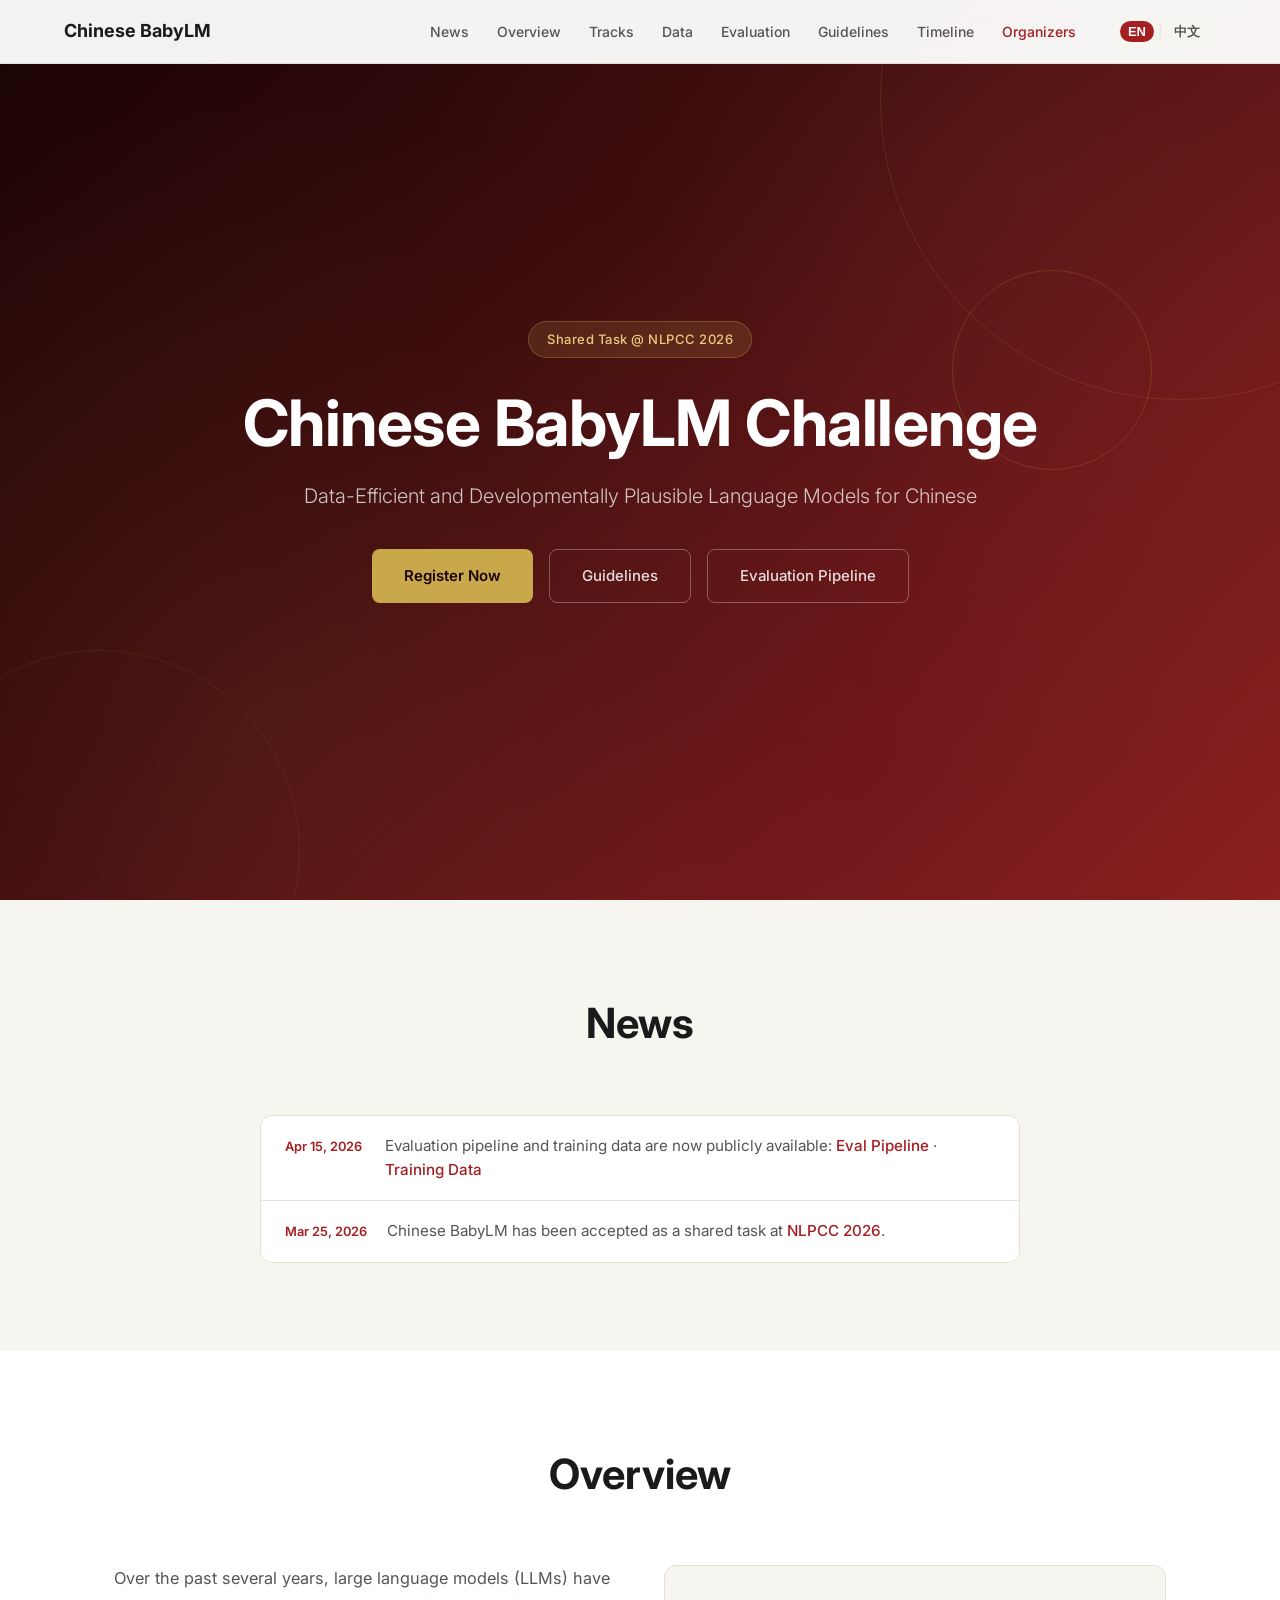
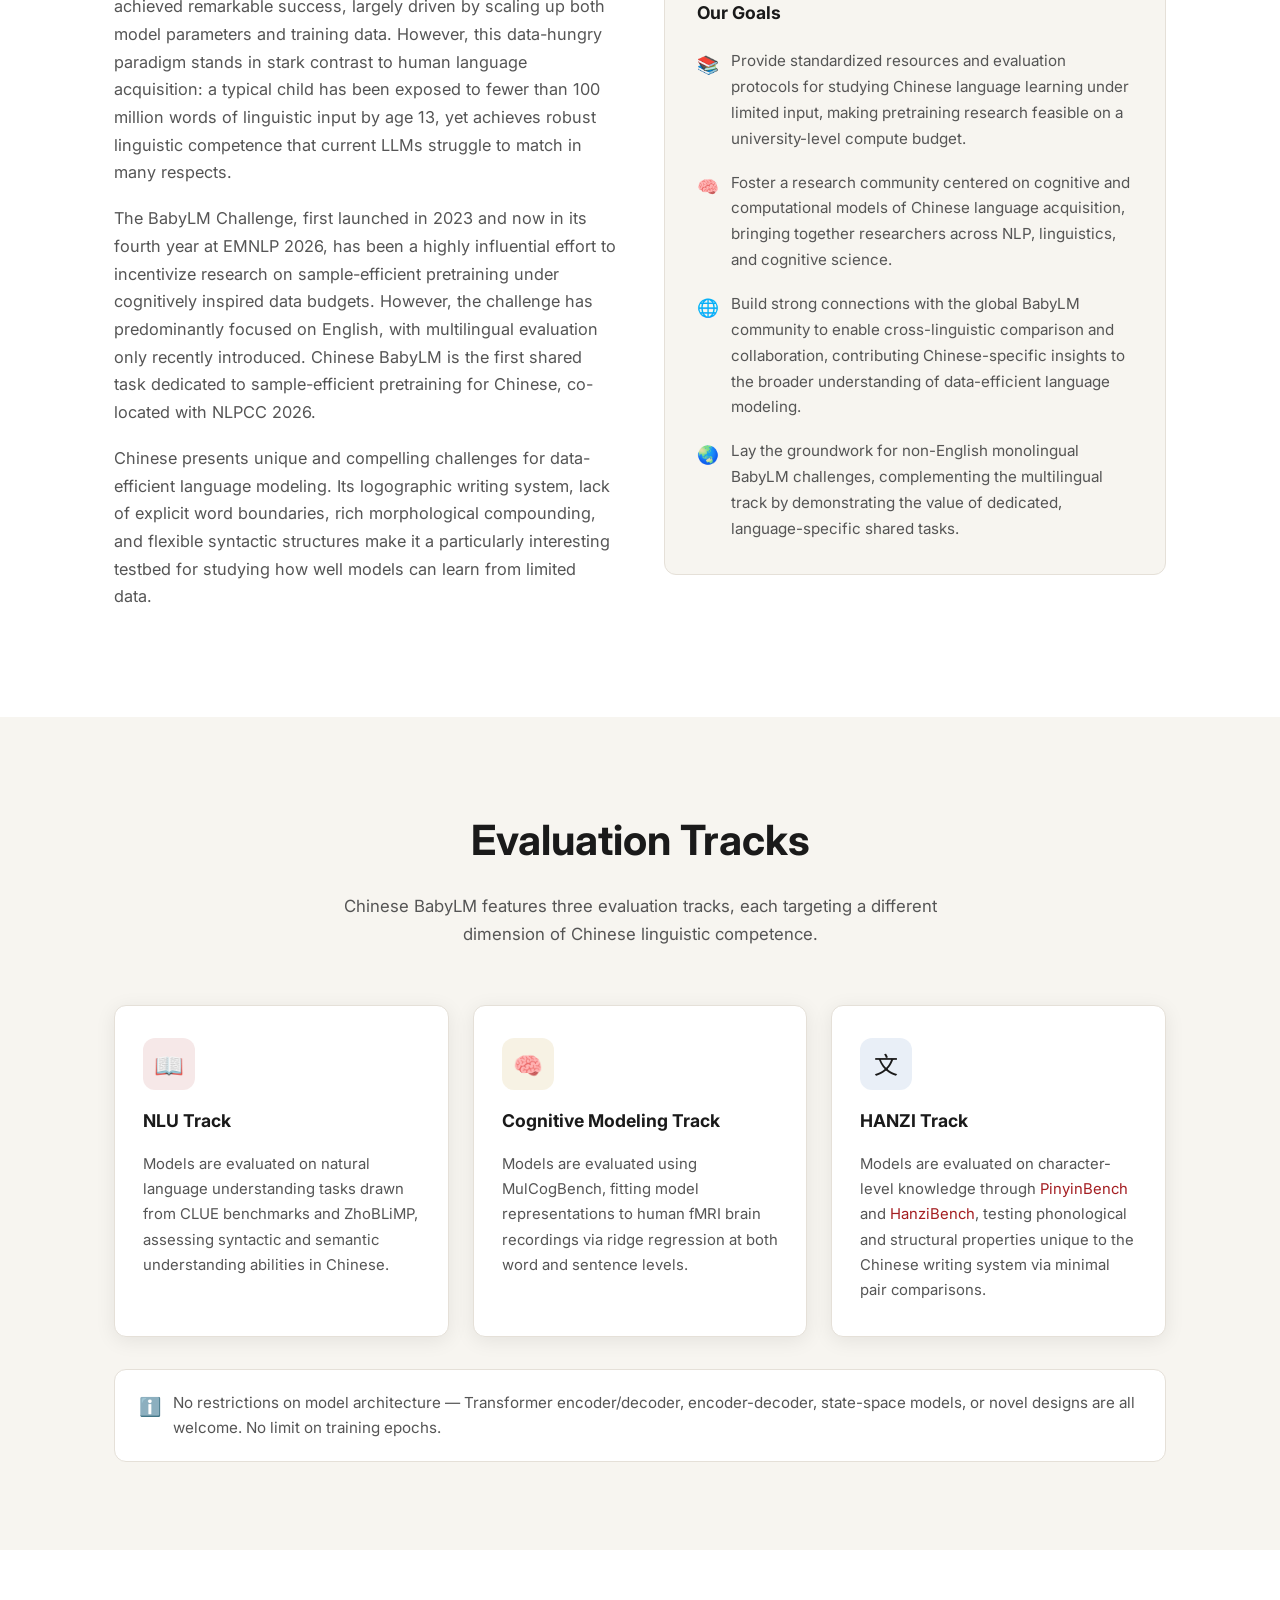
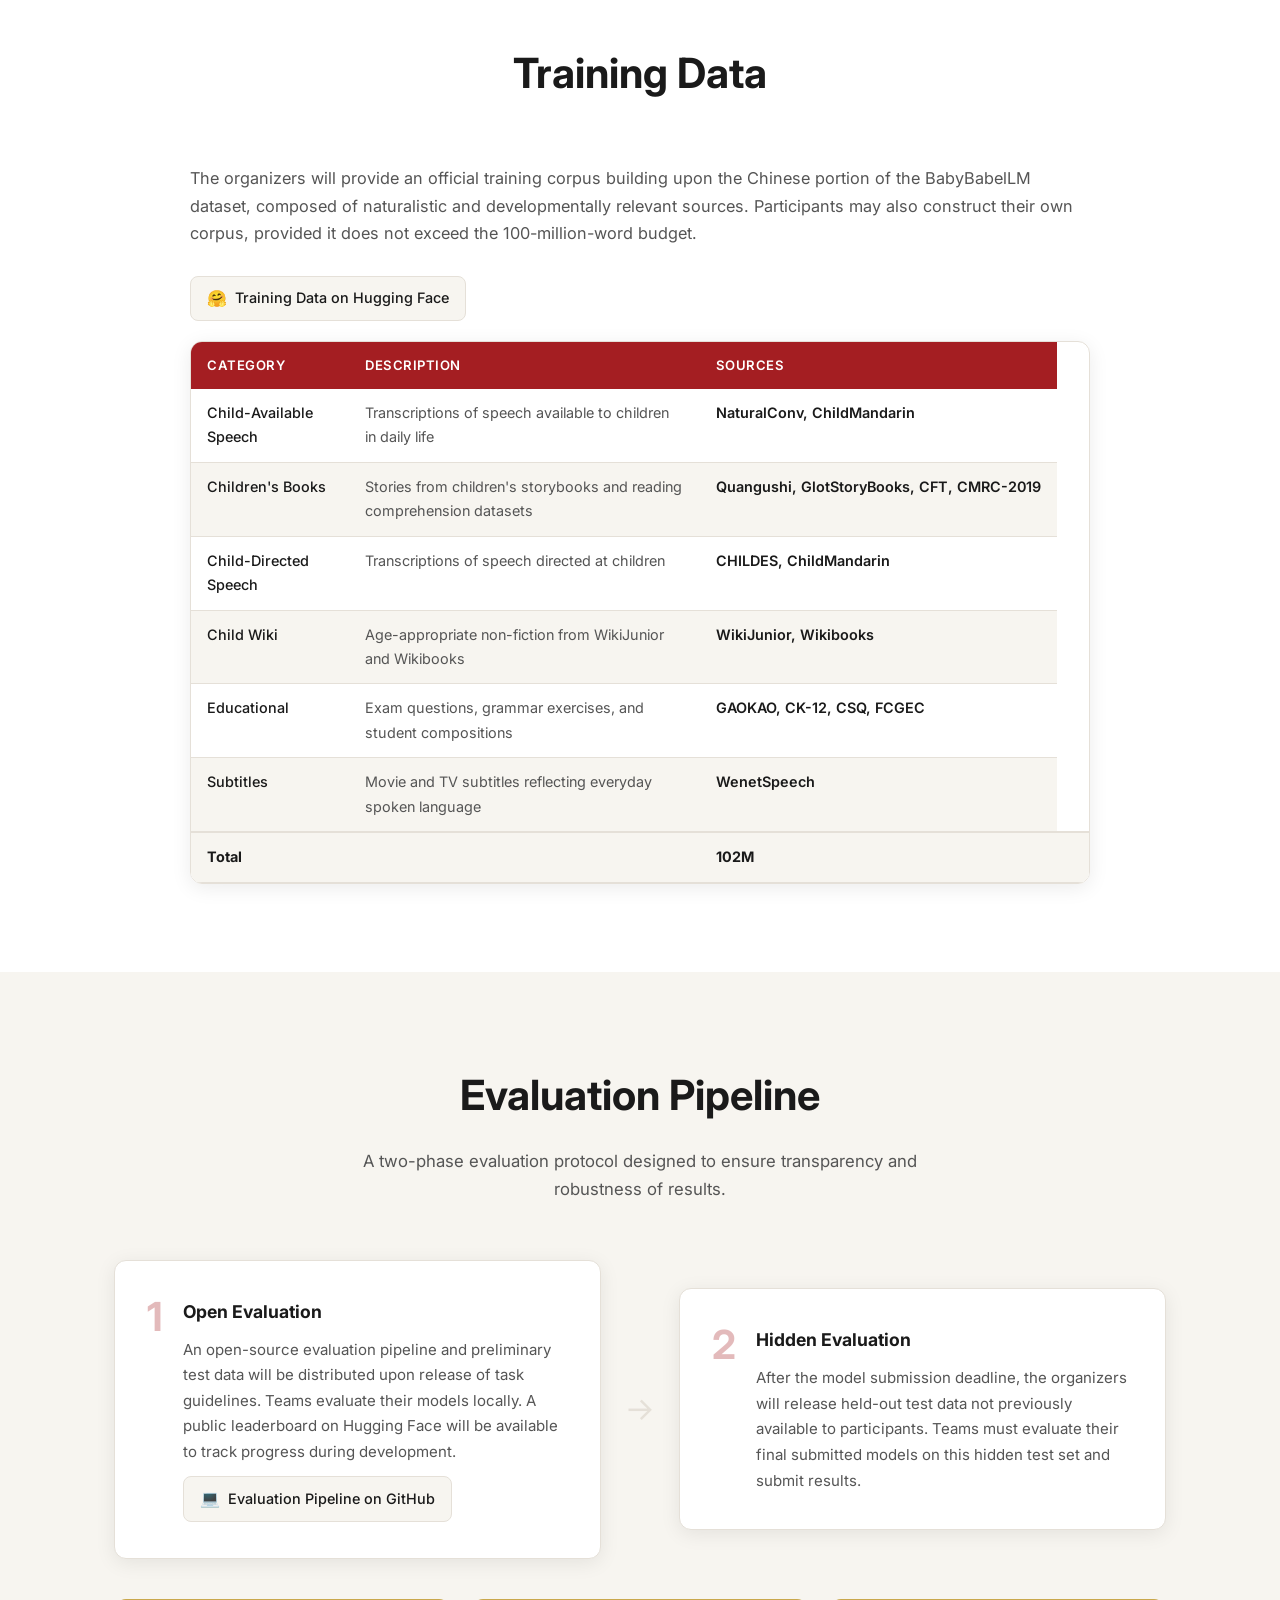
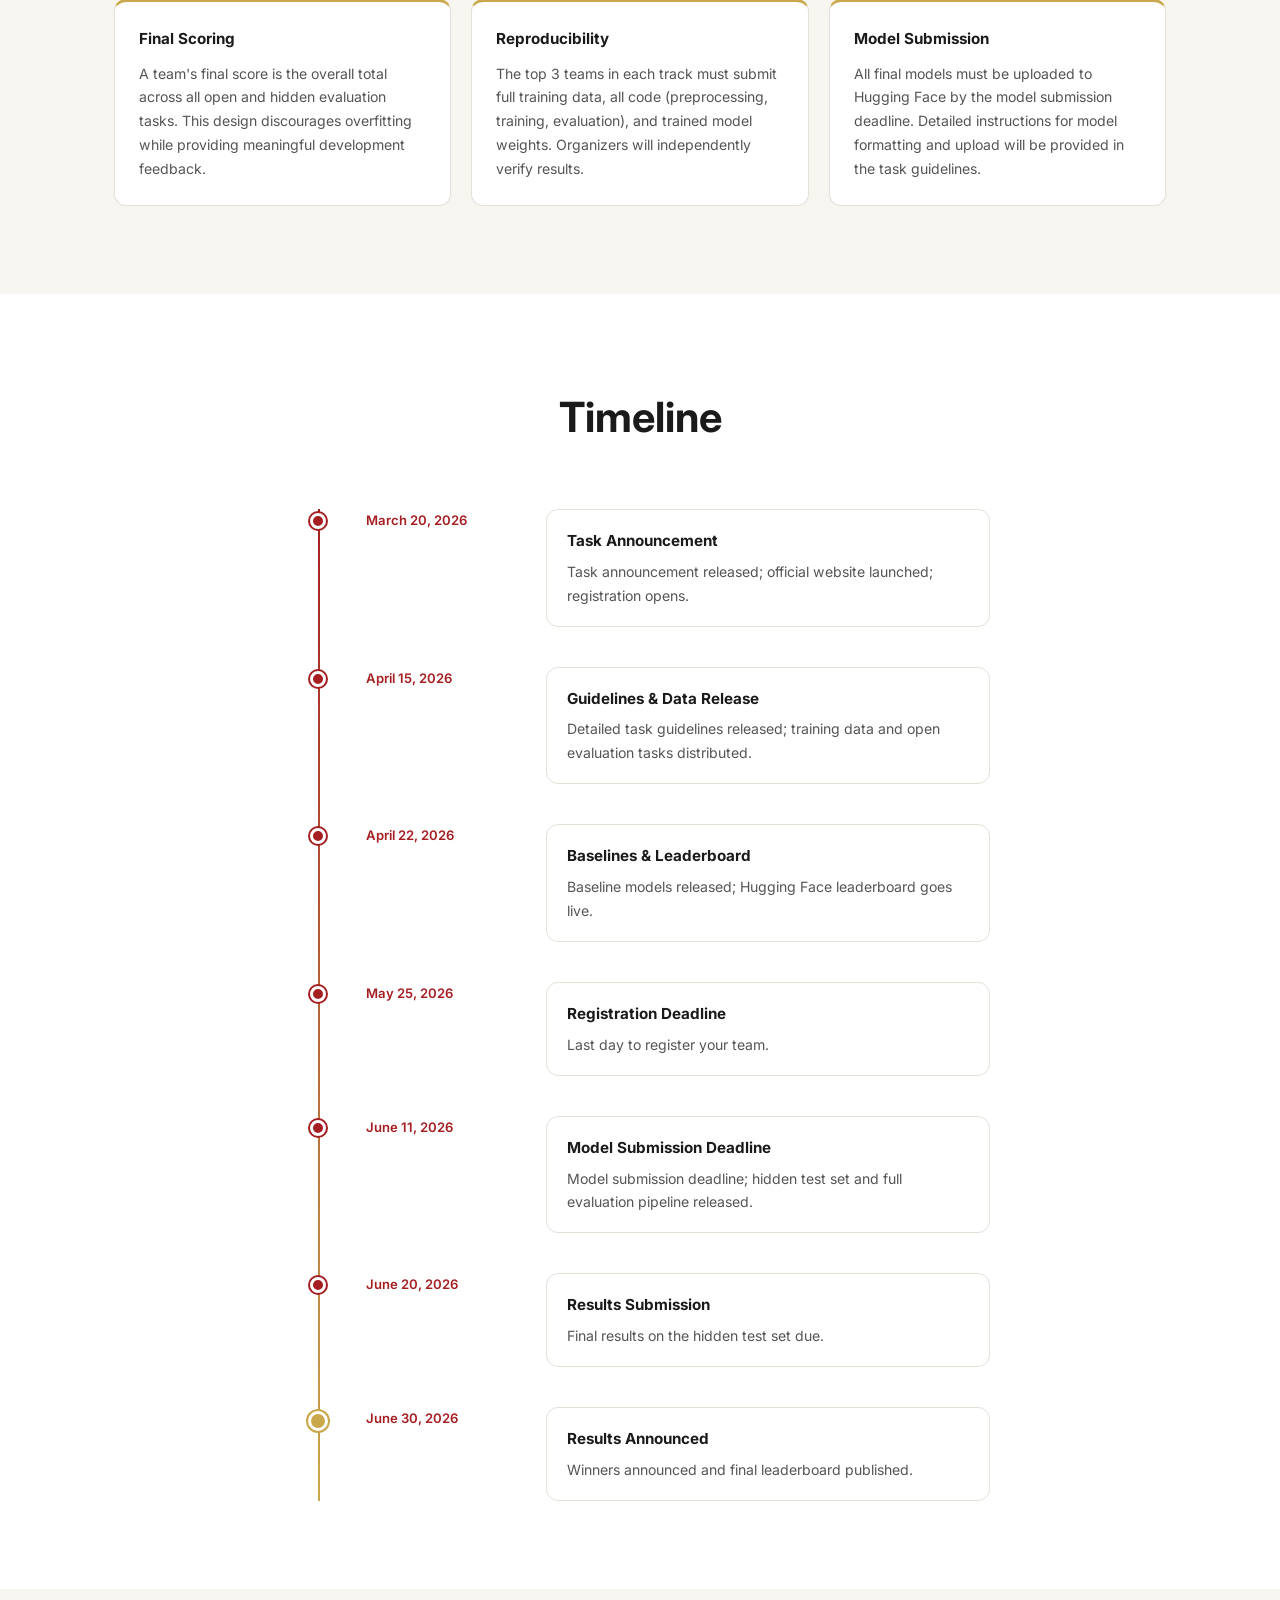
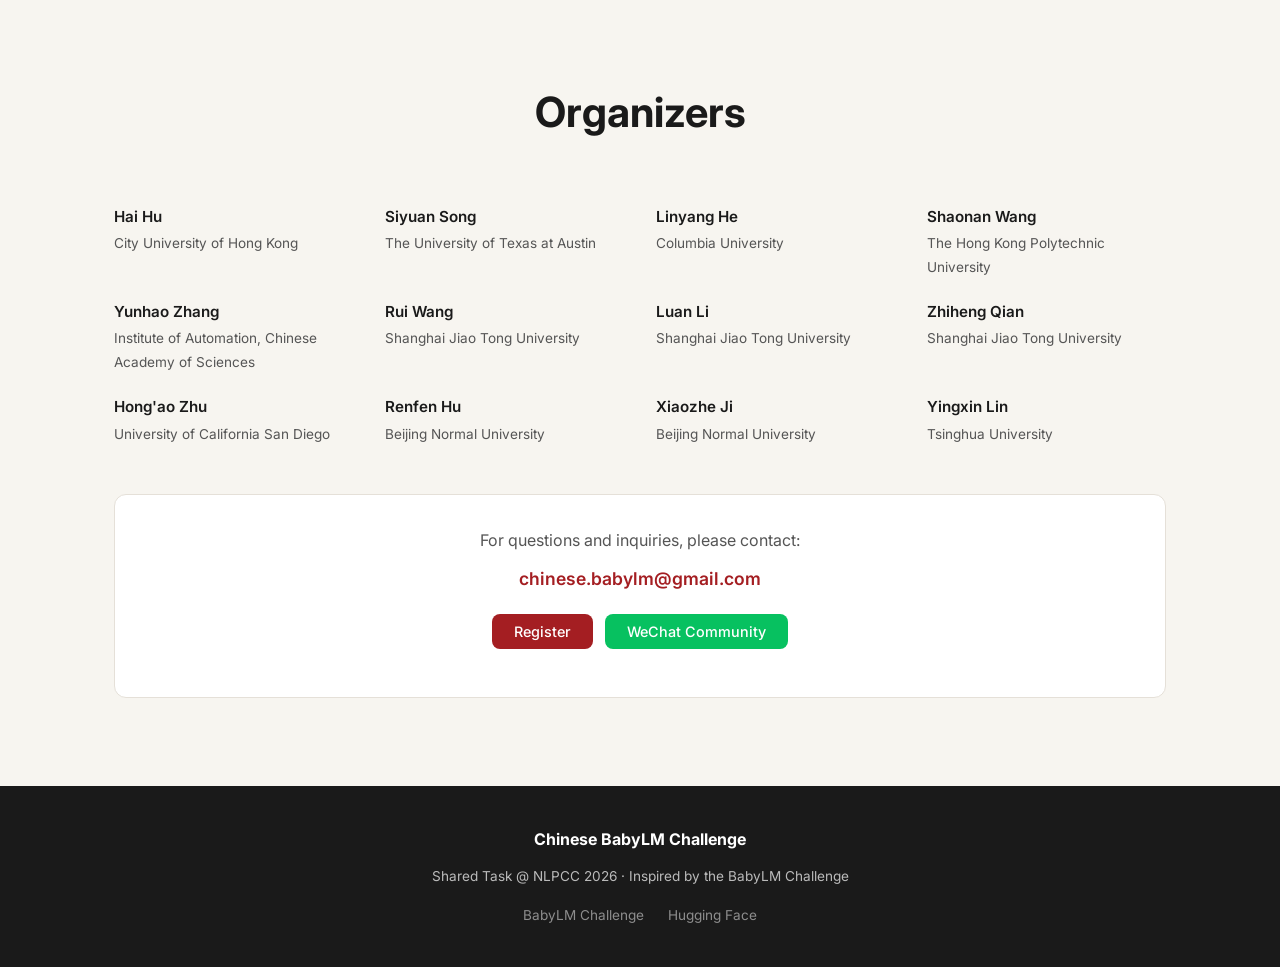
<file: index.html>
<!DOCTYPE html>
<html lang="en">
<head>
  <meta charset="UTF-8" />
  <meta name="viewport" content="width=device-width, initial-scale=1.0" />
  <title>Chinese BabyLM Challenge</title>
  <link rel="preconnect" href="https://fonts.googleapis.com" />
  <link rel="preconnect" href="https://fonts.gstatic.com" crossorigin />
  <link href="https://fonts.googleapis.com/css2?family=Noto+Sans+SC:wght@300;400;500;700&family=Inter:wght@300;400;500;600;700&display=swap" rel="stylesheet" />
  <link rel="stylesheet" href="style.css" />
</head>
<body>

  <!-- Navigation -->
  <nav id="navbar">
    <div class="nav-inner">
      <a class="nav-brand" href="#">
        <span class="brand-text" data-en="Chinese BabyLM" data-zh="中文BabyLM">Chinese BabyLM</span>
      </a>
      <ul class="nav-links">
        <li><a href="#news"      data-en="News"       data-zh="动态">News</a></li>
        <li><a href="#overview"  data-en="Overview"   data-zh="概述">Overview</a></li>
        <li><a href="#tracks"    data-en="Tracks"     data-zh="赛道">Tracks</a></li>
        <li><a href="#data"      data-en="Data"       data-zh="数据">Data</a></li>
        <li><a href="#evaluation" data-en="Evaluation" data-zh="评测">Evaluation</a></li>
        <li><a href="guidelines.html" data-en="Guidelines" data-zh="指南">Guidelines</a></li>
        <li><a href="#timeline"  data-en="Timeline"   data-zh="时间表">Timeline</a></li>
        <li><a href="#organizers" data-en="Organizers" data-zh="组织者">Organizers</a></li>
      </ul>
      <div class="lang-switcher">
        <button class="lang-btn active" id="btn-en" onclick="setLang('en')">EN</button>
        <span class="lang-divider">|</span>
        <button class="lang-btn" id="btn-zh" onclick="setLang('zh')">中文</button>
      </div>
      <button class="hamburger" id="hamburger" onclick="toggleMenu()">&#9776;</button>
    </div>
  </nav>

  <!-- Hero -->
  <header class="hero">
    <div class="hero-bg-pattern"></div>
    <div class="hero-content">
      <div class="hero-badge" data-en="Shared Task @ NLPCC 2026" data-zh="NLPCC 2026 共享任务">Shared Task @ NLPCC 2026</div>
      <h1 class="hero-title"
          data-en="Chinese BabyLM Challenge"
          data-zh="中文BabyLM挑战赛">Chinese BabyLM Challenge</h1>
      <p class="hero-subtitle"
         data-en="Data-Efficient and Developmentally Plausible Language Models for Chinese"
         data-zh="面向中文的数据高效语言模型">
        Data-Efficient and Developmentally Plausible Language Models for Chinese
      </p>
      <div class="hero-ctas">
        <button onclick="openModal('modal-register')" class="cta-primary" data-en="Register Now" data-zh="立即报名">Register Now</button>
        <a href="guidelines.html" class="cta-secondary" data-en="Guidelines" data-zh="参赛指南">Guidelines</a>
        <a href="https://github.com/SiyuanSong2004/chinese-babylm-eval-pipeline" target="_blank" rel="noopener" class="cta-secondary" data-en="Evaluation Pipeline" data-zh="评测流程">Evaluation Pipeline</a>
      </div>

    </div>
    <div class="hero-decoration">
      <div class="deco-circle c1"></div>
      <div class="deco-circle c2"></div>
      <div class="deco-circle c3"></div>
    </div>
  </header>

  <!-- News -->
  <section id="news" class="section section-alt">
    <div class="container">
      <div class="section-header">
        <span class="section-tag" data-en="Announcements" data-zh="公告">Announcements</span>
        <h2 data-en="News" data-zh="动态">News</h2>
      </div>
      <ul class="news-list">
        <li class="news-item">
          <span class="news-date">Apr 15, 2026</span>
          <p class="news-text">
            <span data-en="Evaluation pipeline and training data are now publicly available: " data-zh="评测流程和训练数据现已公开：">Evaluation pipeline and training data are now publicly available: </span>
            <a href="https://github.com/SiyuanSong2004/chinese-babylm-eval-pipeline" target="_blank" rel="noopener" data-en="Eval Pipeline" data-zh="评测流程">Eval Pipeline</a>
            <span> · </span>
            <a href="https://huggingface.co/datasets/chinese-babylm-org/babylm-zho-100M" target="_blank" rel="noopener" data-en="Training Data" data-zh="训练数据">Training Data</a>
          </p>
        </li>
        <li class="news-item">
          <span class="news-date">Mar 25, 2026</span>
          <p class="news-text">
            <span data-en="Chinese BabyLM has been accepted as a shared task at " data-zh="Chinese BabyLM已被接受为">Chinese BabyLM has been accepted as a shared task at </span><a href="NLPCC_2026_URL_HERE" target="_blank" rel="noopener">NLPCC 2026</a><span data-en="." data-zh="的共享任务。">.</span>
          </p>
        </li>
      </ul>
    </div>
  </section>

  <!-- Overview -->
  <section id="overview" class="section">
    <div class="container">
      <div class="section-header">
        <span class="section-tag" data-en="Background" data-zh="背景">Background</span>
        <h2 data-en="Overview" data-zh="概述">Overview</h2>
      </div>
      <div class="overview-grid">
        <div class="overview-text">
          <p data-en="Over the past several years, large language models (LLMs) have achieved remarkable success, largely driven by scaling up both model parameters and training data. However, this data-hungry paradigm stands in stark contrast to human language acquisition: a typical child has been exposed to fewer than 100 million words of linguistic input by age 13, yet achieves robust linguistic competence that current LLMs struggle to match in many respects."
             data-zh="近年来，大型语言模型（LLM）取得了显著成就，主要得益于模型参数规模和训练数据量的大幅提升。然而，这种数据密集型范式与人类语言习得形成鲜明对比：一个典型的儿童在13岁之前所接触的语言输入不足1亿词，却能在许多方面获得当前LLM难以企及的强健语言能力。">
            Over the past several years, large language models (LLMs) have achieved remarkable success, largely driven by scaling up both model parameters and training data. However, this data-hungry paradigm stands in stark contrast to human language acquisition: a typical child has been exposed to fewer than 100 million words of linguistic input by age 13, yet achieves robust linguistic competence that current LLMs struggle to match in many respects.
          </p>
          <p data-en="The BabyLM Challenge, first launched in 2023 and now in its fourth year at EMNLP 2026, has been a highly influential effort to incentivize research on sample-efficient pretraining under cognitively inspired data budgets. However, the challenge has predominantly focused on English, with multilingual evaluation only recently introduced. Chinese BabyLM is the first shared task dedicated to sample-efficient pretraining for Chinese, co-located with NLPCC 2026."
             data-zh="BabyLM挑战赛自2023年首次举办，如今已进入第四年（EMNLP 2026），是鼓励在认知启发的数据预算下开展样本高效预训练研究的重要推动力。然而，该挑战赛主要聚焦于英语，多语言评测也仅在近年才引入。中文BabyLM是首个专注于中文样本高效预训练的共享任务，与NLPCC 2026联合举办。">
            The BabyLM Challenge, first launched in 2023 and now in its fourth year at EMNLP 2026, has been a highly influential effort to incentivize research on sample-efficient pretraining under cognitively inspired data budgets. However, the challenge has predominantly focused on English, with multilingual evaluation only recently introduced. Chinese BabyLM is the first shared task dedicated to sample-efficient pretraining for Chinese, co-located with NLPCC 2026.
          </p>
          <p data-en="Chinese presents unique and compelling challenges for data-efficient language modeling. Its logographic writing system, lack of explicit word boundaries, rich morphological compounding, and flexible syntactic structures make it a particularly interesting testbed for studying how well models can learn from limited data."
             data-zh="中文为数据高效语言建模提出了独特且引人关注的挑战。其表意文字体系、缺乏显式词边界、丰富的形态复合以及灵活的句法结构，使其成为研究模型如何从有限数据中高效学习的极佳测试平台。">
            Chinese presents unique and compelling challenges for data-efficient language modeling. Its logographic writing system, lack of explicit word boundaries, rich morphological compounding, and flexible syntactic structures make it a particularly interesting testbed for studying how well models can learn from limited data.
          </p>
        </div>
        <div class="overview-goals">
          <h3 data-en="Our Goals" data-zh="我们的目标">Our Goals</h3>
          <ul class="goals-list">
            <li>
              <span class="goal-icon">&#x1F4DA;</span>
              <span data-en="Provide standardized resources and evaluation protocols for studying Chinese language learning under limited input, making pretraining research feasible on a university-level compute budget."
                    data-zh="提供标准化资源与评测协议，用于研究有限输入下的中文语言学习，使预训练研究在大学级算力预算下可行。">
                Provide standardized resources and evaluation protocols for studying Chinese language learning under limited input, making pretraining research feasible on a university-level compute budget.
              </span>
            </li>
            <li>
              <span class="goal-icon">&#x1F9E0;</span>
              <span data-en="Foster a research community centered on cognitive and computational models of Chinese language acquisition, bringing together researchers across NLP, linguistics, and cognitive science."
                    data-zh="培育以中文语言习得认知与计算模型为核心的研究社区，汇聚自然语言处理、语言学与认知科学领域的研究者。">
                Foster a research community centered on cognitive and computational models of Chinese language acquisition, bringing together researchers across NLP, linguistics, and cognitive science.
              </span>
            </li>
            <li>
              <span class="goal-icon">&#x1F310;</span>
              <span data-en="Build strong connections with the global BabyLM community to enable cross-linguistic comparison and collaboration, contributing Chinese-specific insights to the broader understanding of data-efficient language modeling."
                    data-zh="与全球BabyLM社区建立紧密联系，推动跨语言比较与合作，为数据高效语言建模的更广泛认知贡献中文特有的研究洞见。">
                Build strong connections with the global BabyLM community to enable cross-linguistic comparison and collaboration, contributing Chinese-specific insights to the broader understanding of data-efficient language modeling.
              </span>
            </li>
            <li>
              <span class="goal-icon">&#x1F30F;</span>
              <span data-en="Lay the groundwork for non-English monolingual BabyLM challenges, complementing the multilingual track by demonstrating the value of dedicated, language-specific shared tasks."
                    data-zh="为非英语单语BabyLM挑战赛奠定基础，通过彰显专注于特定语言的共享任务的价值，补充多语言赛道的工作。">
                Lay the groundwork for non-English monolingual BabyLM challenges, complementing the multilingual track by demonstrating the value of dedicated, language-specific shared tasks.
              </span>
            </li>
          </ul>
        </div>
      </div>
    </div>
  </section>

  <!-- Tracks -->
  <section id="tracks" class="section section-alt">
    <div class="container">
      <div class="section-header">
        <span class="section-tag" data-en="Competition" data-zh="竞赛">Competition</span>
        <h2 data-en="Evaluation Tracks" data-zh="评测赛道">Evaluation Tracks</h2>
        <p class="section-desc"
           data-en="Chinese BabyLM features three evaluation tracks, each targeting a different dimension of Chinese linguistic competence."
           data-zh="中文BabyLM设有三个评测赛道，分别针对中文语言能力的不同维度。">
          Chinese BabyLM features three evaluation tracks, each targeting a different dimension of Chinese linguistic competence.
        </p>
      </div>
      <div class="tracks-grid">
        <div class="track-card">
          <div class="track-icon-wrap t1">
            <span class="track-icon">&#x1F4D6;</span>
          </div>
          <h3 data-en="NLU Track" data-zh="自然语言理解赛道">NLU Track</h3>
          <p data-en="Models are evaluated on natural language understanding tasks drawn from CLUE benchmarks and ZhoBLiMP, assessing syntactic and semantic understanding abilities in Chinese."
             data-zh="利用CLUE基准测试和ZhoBLiMP对模型进行自然语言理解任务评测，考察中文句法与语义理解能力。">
            Models are evaluated on natural language understanding tasks drawn from CLUE benchmarks and ZhoBLiMP, assessing syntactic and semantic understanding abilities in Chinese.
          </p>
        </div>
        <div class="track-card">
          <div class="track-icon-wrap t2">
            <span class="track-icon">&#x1F9E0;</span>
          </div>
          <h3 data-en="Cognitive Modeling Track" data-zh="认知建模赛道">Cognitive Modeling Track</h3>
          <p data-en="Models are evaluated using MulCogBench, fitting model representations to human fMRI brain recordings via ridge regression at both word and sentence levels."
             data-zh="使用MulCogBench进行评测，通过岭回归将模型表征在词级和句子级上拟合到人脑fMRI记录数据。">
            Models are evaluated using MulCogBench, fitting model representations to human fMRI brain recordings via ridge regression at both word and sentence levels.
          </p>
        </div>
        <div class="track-card">
          <div class="track-icon-wrap t3">
            <span class="track-icon">&#x6587;</span>
          </div>
          <h3 data-en="HANZI Track" data-zh="汉字赛道">HANZI Track</h3>
          <p>
            <span data-en="Models are evaluated on character-level knowledge through "
                  data-zh="通过 ">Models are evaluated on character-level knowledge through </span><a href="https://huggingface.co/datasets/chinese-babylm-org/hanzi-pinyin" target="_blank" rel="noopener">PinyinBench</a><span data-en=" and " data-zh=" 和 "> and </span><a href="https://huggingface.co/datasets/chinese-babylm-org/hanzi-structure" target="_blank" rel="noopener">HanziBench</a><span data-en=", testing phonological and structural properties unique to the Chinese writing system via minimal pair comparisons."
                  data-zh=" 对模型的字符级知识进行评测，以最小对比较方式考察汉字独特的音韵和结构属性。">, testing phonological and structural properties unique to the Chinese writing system via minimal pair comparisons.</span>
          </p>
        </div>
      </div>
      <div class="architecture-note">
        <span class="note-icon">&#x2139;&#xFE0F;</span>
        <p data-en="No restrictions on model architecture — Transformer encoder/decoder, encoder-decoder, state-space models, or novel designs are all welcome. No limit on training epochs."
           data-zh="对模型架构无限制——Transformer编码器/解码器、编码器-解码器、状态空间模型或新颖设计均可。训练轮次不设上限。">
          No restrictions on model architecture — Transformer encoder/decoder, encoder-decoder, state-space models, or novel designs are all welcome. No limit on training epochs.
        </p>
      </div>
    </div>
  </section>

  <!-- Data -->
  <section id="data" class="section">
    <div class="container">
      <div class="section-header">
        <span class="section-tag" data-en="Resources" data-zh="资源">Resources</span>
        <h2 data-en="Training Data" data-zh="训练数据">Training Data</h2>
      </div>
      <div class="data-layout">
        <div class="data-main">
          <p data-en="The organizers will provide an official training corpus building upon the Chinese portion of the BabyBabelLM dataset, composed of naturalistic and developmentally relevant sources. Participants may also construct their own corpus, provided it does not exceed the 100-million-word budget."
             data-zh="组织方将提供基于BabyBabelLM数据集中文部分构建的官方训练语料库，涵盖自然且符合发展规律的多类来源。参赛者也可自行构建训练语料，但不得超过1亿词的预算。">
            The organizers will provide an official training corpus building upon the Chinese portion of the BabyBabelLM dataset, composed of naturalistic and developmentally relevant sources. Participants may also construct their own corpus, provided it does not exceed the 100-million-word budget.
          </p>
          <div class="resource-link-row">
            <a href="https://huggingface.co/datasets/chinese-babylm-org/babylm-zho-100M" target="_blank" rel="noopener" class="resource-link">
              <span class="resource-link-icon">&#x1F917;</span>
              <span data-en="Training Data on Hugging Face" data-zh="Hugging Face 训练数据">Training Data on Hugging Face</span>
            </a>
          </div>
          <div class="corpus-table-wrap">
            <table class="corpus-table">
              <thead>
                <tr>
                  <th data-en="Category" data-zh="类别">Category</th>
                  <th data-en="Description" data-zh="描述">Description</th>
                  <th data-en="Sources" data-zh="来源">Sources</th>
                </tr>
              </thead>
              <tbody>
                <tr>
                  <td data-en="Child-Available Speech" data-zh="儿童可接触语音">Child-Available Speech</td>
                  <td data-en="Transcriptions of speech available to children in daily life" data-zh="儿童日常生活中可接触的语音转录">Transcriptions of speech available to children in daily life</td>
                  <td>NaturalConv, ChildMandarin</td>
                </tr>
                <tr>
                  <td data-en="Children's Books" data-zh="儿童书籍">Children's Books</td>
                  <td data-en="Stories from children's storybooks and reading comprehension datasets" data-zh="来自儿童故事书和阅读理解数据集的故事">Stories from children's storybooks and reading comprehension datasets</td>
                  <td>Quangushi, GlotStoryBooks, CFT, CMRC-2019</td>
                </tr>
                <tr>
                  <td data-en="Child-Directed Speech" data-zh="儿童导向语音">Child-Directed Speech</td>
                  <td data-en="Transcriptions of speech directed at children" data-zh="向儿童发出的语音转录">Transcriptions of speech directed at children</td>
                  <td>CHILDES, ChildMandarin</td>
                </tr>
                <tr>
                  <td data-en="Child Wiki" data-zh="儿童百科">Child Wiki</td>
                  <td data-en="Age-appropriate non-fiction from WikiJunior and Wikibooks" data-zh="来自WikiJunior和Wikibooks的适龄非虚构内容">Age-appropriate non-fiction from WikiJunior and Wikibooks</td>
                  <td>WikiJunior, Wikibooks</td>
                </tr>
                <tr>
                  <td data-en="Educational" data-zh="教育类">Educational</td>
                  <td data-en="Exam questions, grammar exercises, and student compositions" data-zh="考试题目、语法练习和学生作文">Exam questions, grammar exercises, and student compositions</td>
                  <td>GAOKAO, CK-12, CSQ, FCGEC</td>
                </tr>
                <tr>
                  <td data-en="Subtitles" data-zh="字幕">Subtitles</td>
                  <td data-en="Movie and TV subtitles reflecting everyday spoken language" data-zh="反映日常口语的影视字幕">Movie and TV subtitles reflecting everyday spoken language</td>
                  <td>WenetSpeech</td>
                </tr>
                <tr class="corpus-total">
                  <td data-en="Total" data-zh="合计"><strong data-en="Total" data-zh="合计">Total</strong></td>
                  <td></td>
                  <td><strong>102M</strong></td>
                  <td></td>
                </tr>
              </tbody>
            </table>
          </div>
        </div>
      </div>
    </div>
  </section>

  <!-- Evaluation -->
  <section id="evaluation" class="section section-alt">
    <div class="container">
      <div class="section-header">
        <span class="section-tag" data-en="Protocol" data-zh="流程">Protocol</span>
        <h2 data-en="Evaluation Pipeline" data-zh="评测流程">Evaluation Pipeline</h2>
        <p class="section-desc"
           data-en="A two-phase evaluation protocol designed to ensure transparency and robustness of results."
           data-zh="两阶段评测协议，旨在确保结果的透明性和鲁棒性。">
          A two-phase evaluation protocol designed to ensure transparency and robustness of results.
        </p>
      </div>
      <div class="eval-phases">
        <div class="eval-phase">
          <div class="phase-num">1</div>
          <div class="phase-content">
            <h3 data-en="Open Evaluation" data-zh="开放评测">Open Evaluation</h3>
            <p data-en="An open-source evaluation pipeline and preliminary test data will be distributed upon release of task guidelines. Teams evaluate their models locally. A public leaderboard on Hugging Face will be available to track progress during development."
               data-zh="任务指南发布后，将分发开源评测流程和初步测试数据。参赛队伍在本地评测模型。Hugging Face公开排行榜将供开发阶段跟踪进展。">
              An open-source evaluation pipeline and preliminary test data will be distributed upon release of task guidelines. Teams evaluate their models locally. A public leaderboard on Hugging Face will be available to track progress during development.
            </p>
            <a href="https://github.com/SiyuanSong2004/chinese-babylm-eval-pipeline" target="_blank" rel="noopener" class="resource-link" style="margin-top:12px;">
              <span class="resource-link-icon">&#x1F4BB;</span>
              <span data-en="Evaluation Pipeline on GitHub" data-zh="GitHub 评测流程">Evaluation Pipeline on GitHub</span>
            </a>
          </div>
        </div>
        <div class="eval-arrow">&#8594;</div>
        <div class="eval-phase">
          <div class="phase-num">2</div>
          <div class="phase-content">
            <h3 data-en="Hidden Evaluation" data-zh="隐藏评测">Hidden Evaluation</h3>
            <p data-en="After the model submission deadline, the organizers will release held-out test data not previously available to participants. Teams must evaluate their final submitted models on this hidden test set and submit results."
               data-zh="模型提交截止后，组织方将发布此前未对参赛者公开的留存测试数据。参赛队伍须在隐藏测试集上评测最终提交的模型并提交结果。">
              After the model submission deadline, the organizers will release held-out test data not previously available to participants. Teams must evaluate their final submitted models on this hidden test set and submit results.
            </p>
          </div>
        </div>
      </div>
      <div class="eval-details">
        <div class="eval-detail-card">
          <h4 data-en="Final Scoring" data-zh="最终评分">Final Scoring</h4>
          <p data-en="A team's final score is the overall total across all open and hidden evaluation tasks. This design discourages overfitting while providing meaningful development feedback."
             data-zh="最终得分为所有公开和隐藏评测任务的总分。该设计既能防止过拟合，又能提供有意义的开发阶段反馈。">
            A team's final score is the overall total across all open and hidden evaluation tasks. This design discourages overfitting while providing meaningful development feedback.
          </p>
        </div>
        <div class="eval-detail-card">
          <h4 data-en="Reproducibility" data-zh="可重现性要求">Reproducibility</h4>
          <p data-en="The top 3 teams in each track must submit full training data, all code (preprocessing, training, evaluation), and trained model weights. Organizers will independently verify results."
             data-zh="每个赛道前3名须提交完整训练数据、全部代码（预处理、训练、评测）及训练好的模型权重。组织方将独立验证结果。">
            The top 3 teams in each track must submit full training data, all code (preprocessing, training, evaluation), and trained model weights. Organizers will independently verify results.
          </p>
        </div>
        <div class="eval-detail-card">
          <h4 data-en="Model Submission" data-zh="模型提交">Model Submission</h4>
          <p data-en="All final models must be uploaded to Hugging Face by the model submission deadline. Detailed instructions for model formatting and upload will be provided in the task guidelines."
             data-zh="所有最终模型须在截止日期前上传至Hugging Face。模型格式和上传的详细说明将在任务指南中提供。">
            All final models must be uploaded to Hugging Face by the model submission deadline. Detailed instructions for model formatting and upload will be provided in the task guidelines.
          </p>
        </div>
      </div>
    </div>
  </section>

  <!-- Timeline -->
  <section id="timeline" class="section">
    <div class="container">
      <div class="section-header">
        <span class="section-tag" data-en="Schedule" data-zh="日程">Schedule</span>
        <h2 data-en="Timeline" data-zh="时间表">Timeline</h2>
      </div>
      <div class="timeline">
        <div class="timeline-item">
          <div class="tl-marker"></div>
          <div class="tl-date" data-en="March 20, 2026" data-zh="2026年3月20日">March 20, 2026</div>
          <div class="tl-content">
            <h4 data-en="Task Announcement" data-zh="任务公告">Task Announcement</h4>
            <p data-en="Task announcement released; official website launched; registration opens."
               data-zh="任务公告发布；官方网站上线；报名开放。">
              Task announcement released; official website launched; registration opens.
            </p>
          </div>
        </div>
        <div class="timeline-item">
          <div class="tl-marker"></div>
          <div class="tl-date" data-en="April 15, 2026" data-zh="2026年4月15日">April 15, 2026</div>
          <div class="tl-content">
            <h4 data-en="Guidelines & Data Release" data-zh="指南与数据发布">Guidelines &amp; Data Release</h4>
            <p data-en="Detailed task guidelines released; training data and open evaluation tasks distributed."
               data-zh="详细任务指南发布；训练数据和开放评测任务分发。">
              Detailed task guidelines released; training data and open evaluation tasks distributed.
            </p>
          </div>
        </div>
        <div class="timeline-item">
          <div class="tl-marker"></div>
          <div class="tl-date" data-en="April 22, 2026" data-zh="2026年4月22日">April 22, 2026</div>
          <div class="tl-content">
            <h4 data-en="Baselines & Leaderboard" data-zh="基线与排行榜">Baselines &amp; Leaderboard</h4>
            <p data-en="Baseline models released; Hugging Face leaderboard goes live."
               data-zh="基线模型发布；Hugging Face排行榜上线。">
              Baseline models released; Hugging Face leaderboard goes live.
            </p>
          </div>
        </div>
        <div class="timeline-item">
          <div class="tl-marker"></div>
          <div class="tl-date" data-en="May 25, 2026" data-zh="2026年5月25日">May 25, 2026</div>
          <div class="tl-content">
            <h4 data-en="Registration Deadline" data-zh="报名截止">Registration Deadline</h4>
            <p data-en="Last day to register your team."
               data-zh="参赛队伍报名最后截止日期。">
              Last day to register your team.
            </p>
          </div>
        </div>
        <div class="timeline-item">
          <div class="tl-marker"></div>
          <div class="tl-date" data-en="June 11, 2026" data-zh="2026年6月11日">June 11, 2026</div>
          <div class="tl-content">
            <h4 data-en="Model Submission Deadline" data-zh="模型提交截止">Model Submission Deadline</h4>
            <p data-en="Model submission deadline; hidden test set and full evaluation pipeline released."
               data-zh="模型提交截止；隐藏测试集和完整评测流程发布。">
              Model submission deadline; hidden test set and full evaluation pipeline released.
            </p>
          </div>
        </div>
        <div class="timeline-item">
          <div class="tl-marker"></div>
          <div class="tl-date" data-en="June 20, 2026" data-zh="2026年6月20日">June 20, 2026</div>
          <div class="tl-content">
            <h4 data-en="Results Submission" data-zh="结果提交">Results Submission</h4>
            <p data-en="Final results on the hidden test set due."
               data-zh="隐藏测试集最终结果提交截止。">
              Final results on the hidden test set due.
            </p>
          </div>
        </div>
        <div class="timeline-item tl-last">
          <div class="tl-marker tl-star"></div>
          <div class="tl-date" data-en="June 30, 2026" data-zh="2026年6月30日">June 30, 2026</div>
          <div class="tl-content">
            <h4 data-en="Results Announced" data-zh="结果公布">Results Announced</h4>
            <p data-en="Winners announced and final leaderboard published."
               data-zh="公布获胜者，发布最终排行榜。">
              Winners announced and final leaderboard published.
            </p>
          </div>
        </div>
      </div>
    </div>
  </section>

  <!-- Organizers -->
  <section id="organizers" class="section section-alt">
    <div class="container">
      <div class="section-header">
        <span class="section-tag" data-en="Team" data-zh="团队">Team</span>
        <h2 data-en="Organizers" data-zh="组织者">Organizers</h2>
      </div>
      <div class="organizers-list">
        <div class="organizer-item">
          <strong>Hai Hu</strong>
          <span data-en="City University of Hong Kong" data-zh="香港城市大学">City University of Hong Kong</span>
        </div>
        <div class="organizer-item">
          <strong>Siyuan Song</strong>
          <span data-en="The University of Texas at Austin" data-zh="德克萨斯大学奥斯汀分校">The University of Texas at Austin</span>
        </div>
        <div class="organizer-item">
          <strong>Linyang He</strong>
          <span data-en="Columbia University" data-zh="哥伦比亚大学">Columbia University</span>
        </div>
        <div class="organizer-item">
          <strong>Shaonan Wang</strong>
          <span data-en="The Hong Kong Polytechnic University" data-zh="香港理工大学">The Hong Kong Polytechnic University</span>
        </div>
        <div class="organizer-item">
          <strong>Yunhao Zhang</strong>
          <span data-en="Chinese Academy of Sciences" data-zh="中国科学院自动化研究所">Institute of Automation, Chinese Academy of Sciences</span>
        </div>
        <div class="organizer-item">
          <strong>Rui Wang</strong>
          <span data-en="Shanghai Jiao Tong University" data-zh="上海交通大学">Shanghai Jiao Tong University</span>
        </div>
        <div class="organizer-item">
          <strong>Luan Li</strong>
          <span data-en="Shanghai Jiao Tong University" data-zh="上海交通大学">Shanghai Jiao Tong University</span>
        </div>
        <div class="organizer-item">
          <strong>Zhiheng Qian</strong>
          <span data-en="Shanghai Jiao Tong University" data-zh="上海交通大学">Shanghai Jiao Tong University</span>
        </div>
        <div class="organizer-item">
          <strong>Hong'ao Zhu</strong>
          <span data-en="UC San Diego" data-zh="加州大学圣地亚哥分校">University of California San Diego</span>
        </div>
        <div class="organizer-item">
          <strong>Renfen Hu</strong>
          <span data-en="Beijing Normal University" data-zh="北京师范大学">Beijing Normal University</span>
        </div>
        <div class="organizer-item">
          <strong>Xiaozhe Ji</strong>
          <span data-en="Beijing Normal University" data-zh="北京师范大学">Beijing Normal University</span>
        </div>
        <div class="organizer-item">
          <strong>Yingxin Lin</strong>
          <span data-en="Tsinghua University" data-zh="清华大学">Tsinghua University</span>
        </div>
      </div>
      <div class="contact-block">
        <p data-en="For questions and inquiries, please contact:" data-zh="如有问题，请联系：">For questions and inquiries, please contact:</p>
        <a href="mailto:chinese.babylm@gmail.com" class="contact-email">chinese.babylm@gmail.com</a>
        <div class="contact-links">
          <button onclick="openModal('modal-register')" class="contact-action-btn" data-en="Register" data-zh="立即报名">Register</button>
          <button onclick="openModal('modal-wechat')" class="contact-action-btn contact-action-btn--wechat" data-en="WeChat Community" data-zh="微信交流群">WeChat Community</button>
        </div>
      </div>
    </div>
  </section>

  <!-- Footer -->
  <footer class="footer">
    <div class="container">
      <div class="footer-inner">
        <div class="footer-brand">
          <span data-en="Chinese BabyLM Challenge" data-zh="中文BabyLM挑战赛">Chinese BabyLM Challenge</span>
        </div>
        <p class="footer-note"
           data-en="Shared Task @ NLPCC 2026 · Inspired by the BabyLM Challenge"
           data-zh="NLPCC 2026 共享任务 · 受BabyLM挑战赛启发">
          Shared Task @ NLPCC 2026 · Inspired by the BabyLM Challenge
        </p>
        <div class="footer-links">
          <a href="https://babylm.github.io/" target="_blank" rel="noopener">BabyLM Challenge</a>
          <a href="https://huggingface.co/" target="_blank" rel="noopener">Hugging Face</a>
        </div>
      </div>
    </div>
  </footer>

  <!-- Register Modal -->
  <div id="modal-register" class="modal-overlay" onclick="closeModalOutside(event, 'modal-register')">
    <div class="modal-box">
      <button class="modal-close" onclick="closeModal('modal-register')">&times;</button>
      <h3 class="modal-title" data-en="Register" data-zh="立即报名">Register</h3>
      <p class="modal-desc" data-en="Choose your preferred registration platform:" data-zh="请选择报名方式：">Choose your preferred registration platform:</p>
      <div class="modal-links">
        <a href="https://forms.gle/bBVZmoov72dyj6eF8" target="_blank" rel="noopener" class="modal-link-btn">
          <span class="modal-link-icon">&#x1F4DD;</span>
          <span data-en="Google Forms" data-zh="Google 表单">Google Forms</span>
        </a>
        <a href="https://v.wjx.cn/vm/Q91FRt0.aspx" target="_blank" rel="noopener" class="modal-link-btn">
          <span class="modal-link-icon">&#x1F4DD;</span>
          <span data-en="Wenjuanxing (问卷星)" data-zh="问卷星">Wenjuanxing (问卷星)</span>
        </a>
      </div>
    </div>
  </div>

  <!-- WeChat Modal -->
  <div id="modal-wechat" class="modal-overlay" onclick="closeModalOutside(event, 'modal-wechat')">
    <div class="modal-box">
      <button class="modal-close" onclick="closeModal('modal-wechat')">&times;</button>
      <h3 class="modal-title" data-en="WeChat Community" data-zh="微信交流群">WeChat Community</h3>
      <img src="links&photos/siyuan-wechat.jpeg" alt="WeChat QR Code" class="modal-qr" />
      <p class="modal-desc" data-en="Add contact and mention: 加Chinese BabyLM交流群" data-zh="添加联系人，注明加Chinese BabyLM交流群">添加联系人，注明加Chinese BabyLM交流群</p>
    </div>
  </div>

  <script src="script.js"></script>
</body>
</html>
</file>
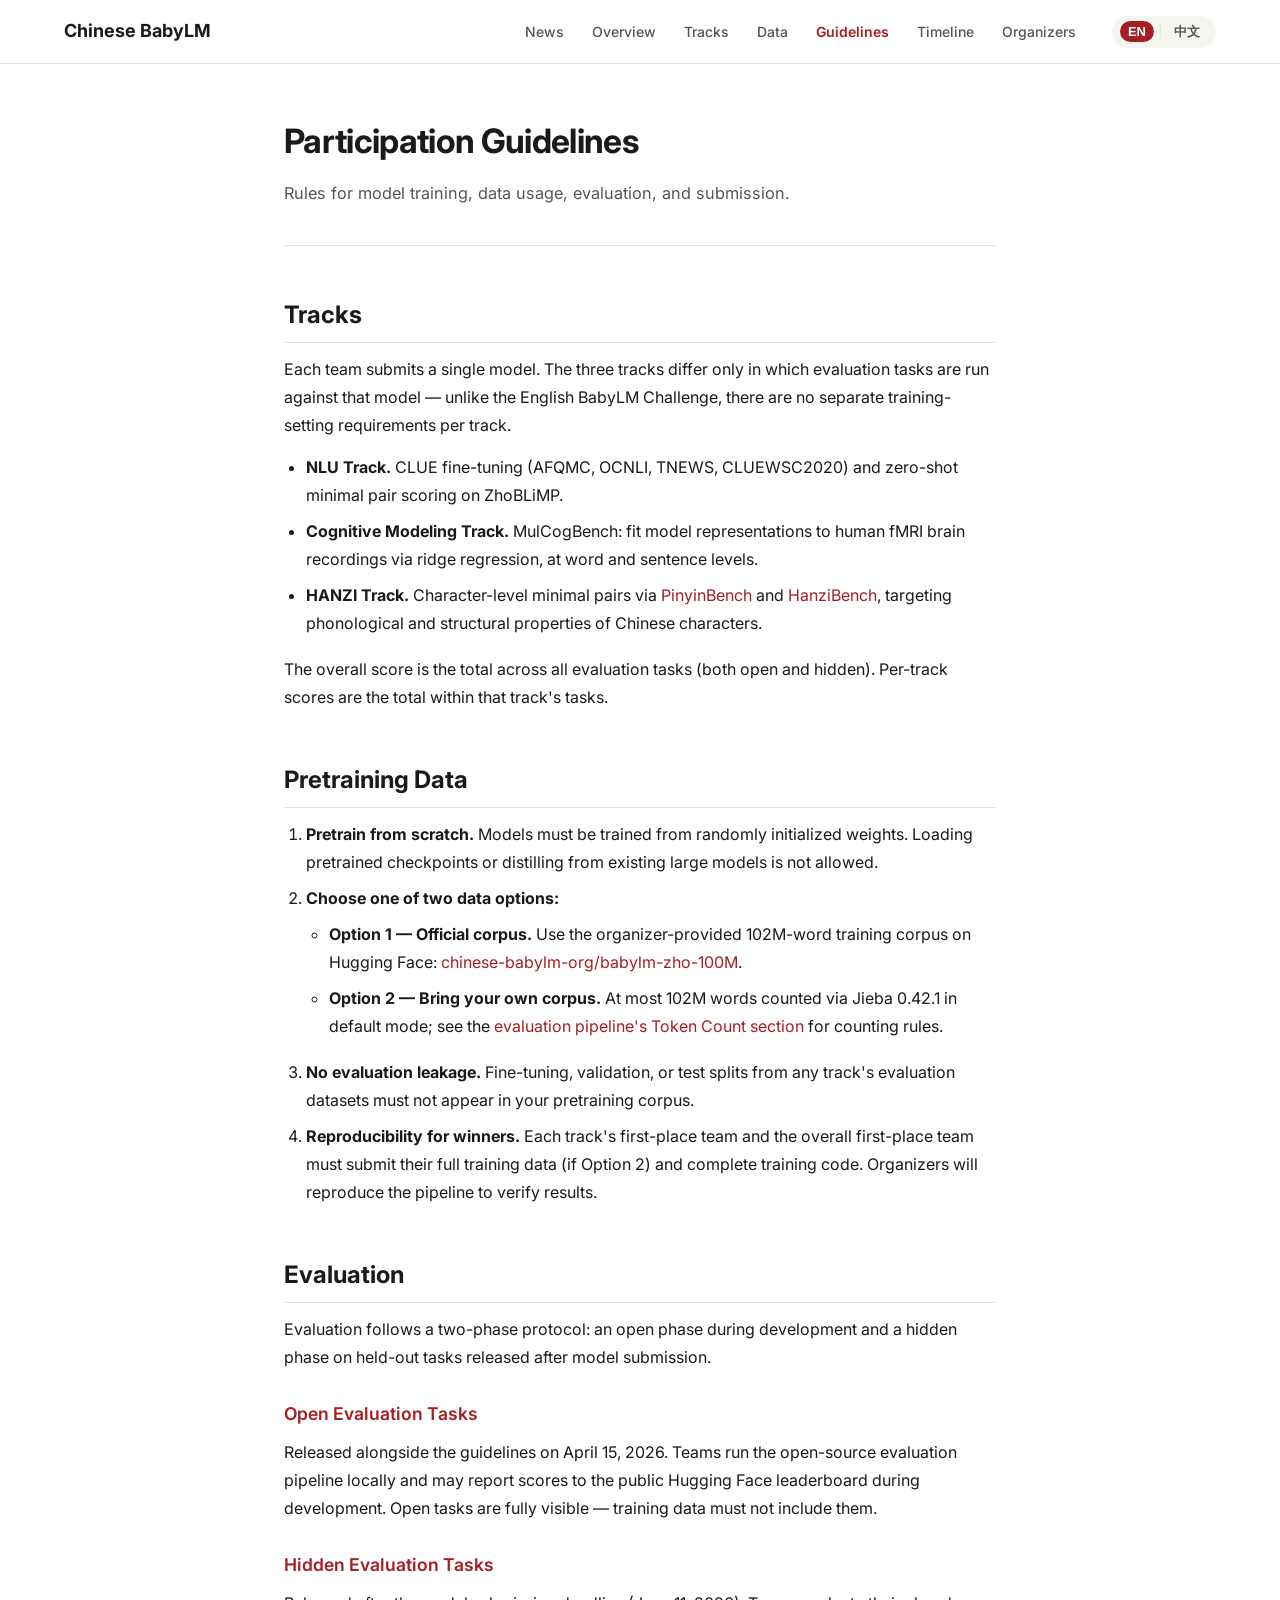
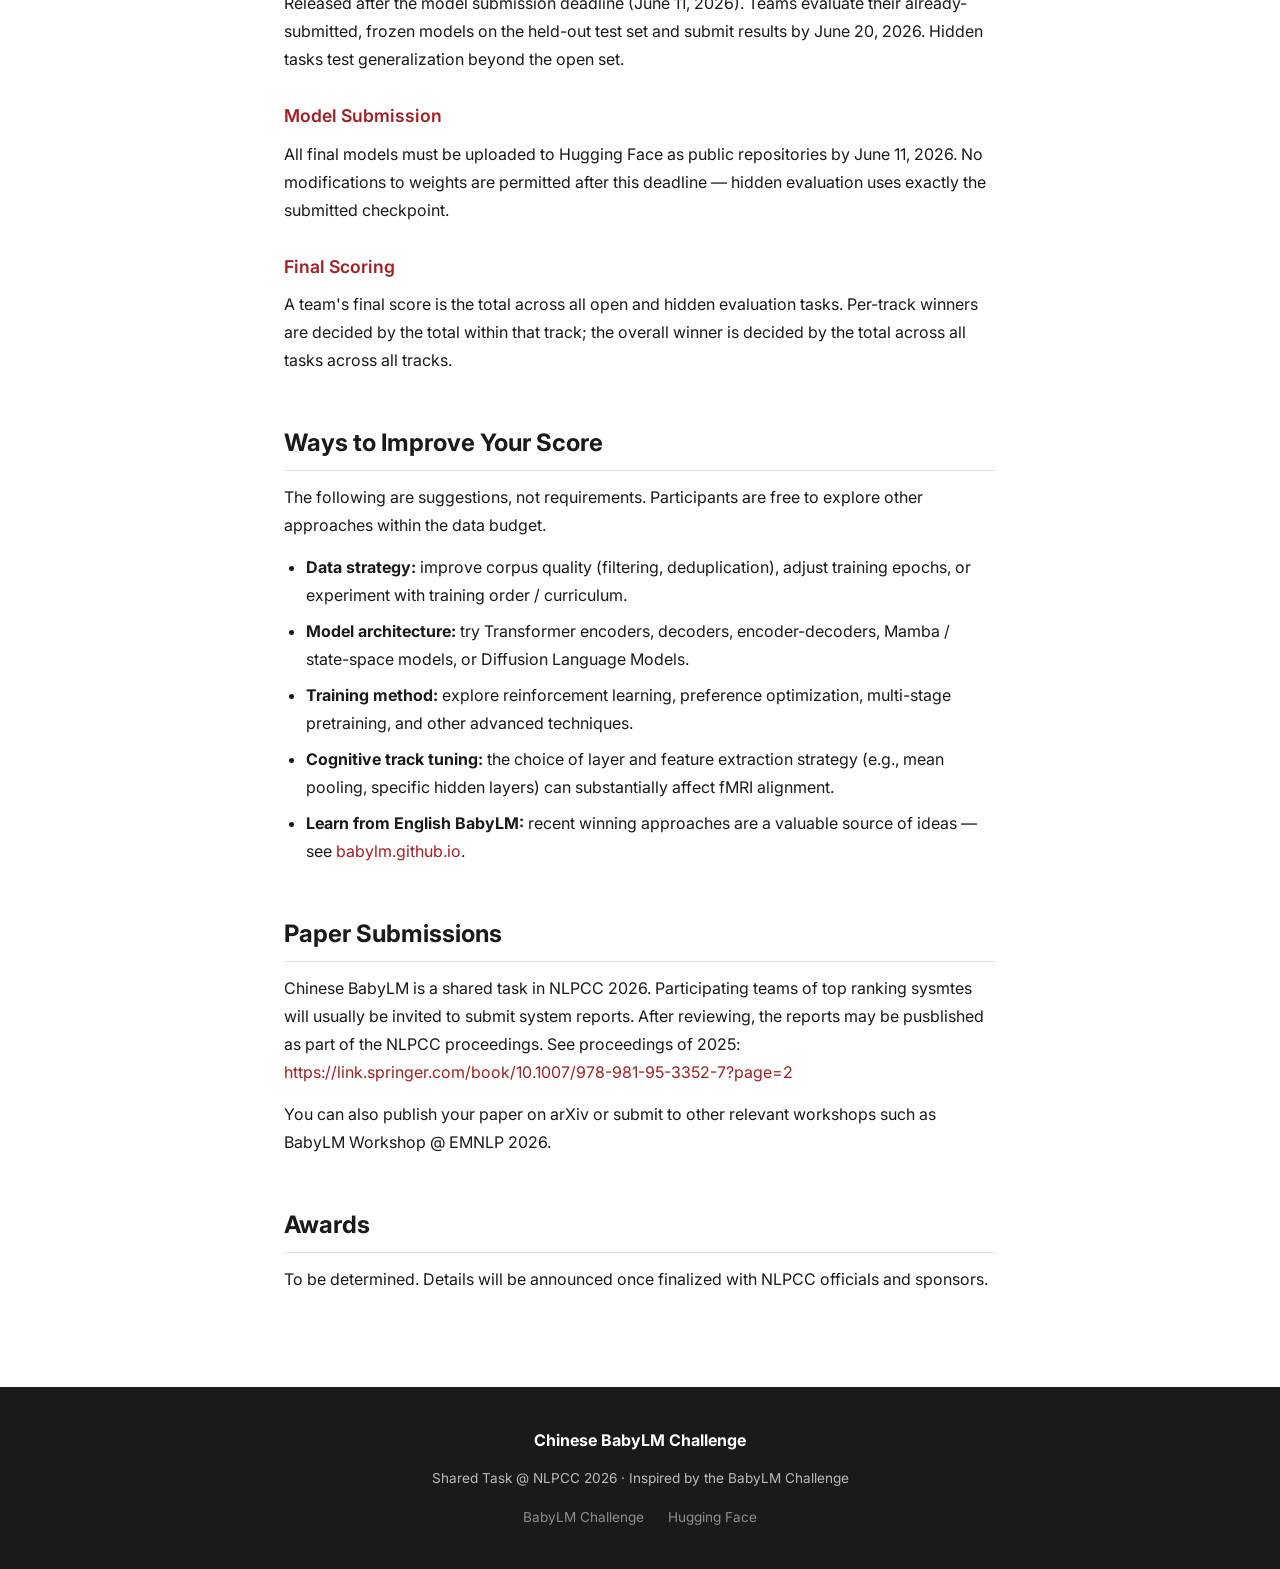
<file: guidelines.html>
<!DOCTYPE html>
<html lang="en">
<head>
  <meta charset="UTF-8" />
  <meta name="viewport" content="width=device-width, initial-scale=1.0" />
  <title>Guidelines · Chinese BabyLM Challenge</title>
  <link rel="preconnect" href="https://fonts.googleapis.com" />
  <link rel="preconnect" href="https://fonts.gstatic.com" crossorigin />
  <link href="https://fonts.googleapis.com/css2?family=Noto+Sans+SC:wght@300;400;500;700&family=Inter:wght@300;400;500;600;700&display=swap" rel="stylesheet" />
  <link rel="stylesheet" href="style.css" />
</head>
<body>

  <!-- Navigation -->
  <nav id="navbar">
    <div class="nav-inner">
      <a class="nav-brand" href="index.html">
        <span class="brand-text" data-en="Chinese BabyLM" data-zh="中文BabyLM">Chinese BabyLM</span>
      </a>
      <ul class="nav-links">
        <li><a href="index.html#news"       data-en="News"        data-zh="动态">News</a></li>
        <li><a href="index.html#overview"   data-en="Overview"    data-zh="概述">Overview</a></li>
        <li><a href="index.html#tracks"     data-en="Tracks"      data-zh="赛道">Tracks</a></li>
        <li><a href="index.html#data"       data-en="Data"        data-zh="数据">Data</a></li>
        <li><a href="guidelines.html" class="active" data-en="Guidelines" data-zh="指南">Guidelines</a></li>
        <li><a href="index.html#timeline"   data-en="Timeline"    data-zh="时间表">Timeline</a></li>
        <li><a href="index.html#organizers" data-en="Organizers"  data-zh="组织者">Organizers</a></li>
      </ul>
      <div class="lang-switcher">
        <button class="lang-btn active" id="btn-en" onclick="setLang('en')">EN</button>
        <span class="lang-divider">|</span>
        <button class="lang-btn" id="btn-zh" onclick="setLang('zh')">中文</button>
      </div>
      <button class="hamburger" id="hamburger" onclick="toggleMenu()">&#9776;</button>
    </div>
  </nav>

  <article class="doc">

    <header class="doc-header">
      <h1 data-en="Participation Guidelines" data-zh="参赛指南">Participation Guidelines</h1>
      <p class="doc-intro"
         data-en="Rules for model training, data usage, evaluation, and submission."
         data-zh="关于模型训练、数据使用、评测和提交的规则。">
        Rules for model training, data usage, evaluation, and submission.
      </p>
    </header>

    <h2 data-en="Tracks" data-zh="赛道">Tracks</h2>
    <p data-en="Each team submits a single model. The three tracks differ only in which evaluation tasks are run against that model — unlike the English BabyLM Challenge, there are no separate training-setting requirements per track."
       data-zh="每支队伍只需提交一个模型。三个赛道仅在运行的评测任务上有所不同——不像英文 BabyLM 那样对训练设置有不同要求。">
      Each team submits a single model. The three tracks differ only in which evaluation tasks are run against that model — unlike the English BabyLM Challenge, there are no separate training-setting requirements per track.
    </p>
    <ul>
      <li>
        <strong data-en="NLU Track." data-zh="NLU 赛道。">NLU Track.</strong>
        <span data-en=" CLUE fine-tuning (AFQMC, OCNLI, TNEWS, CLUEWSC2020) and zero-shot minimal pair scoring on ZhoBLiMP."
              data-zh=" 包括 CLUE 微调任务（AFQMC、OCNLI、TNEWS、CLUEWSC2020）和 ZhoBLiMP 零样本最小对评分。"> CLUE fine-tuning (AFQMC, OCNLI, TNEWS, CLUEWSC2020) and zero-shot minimal pair scoring on ZhoBLiMP.</span>
      </li>
      <li>
        <strong data-en="Cognitive Modeling Track." data-zh="认知建模赛道。">Cognitive Modeling Track.</strong>
        <span data-en=" MulCogBench: fit model representations to human fMRI brain recordings via ridge regression, at word and sentence levels."
              data-zh=" 使用 MulCogBench，通过岭回归将模型表征在词级和句子级上拟合到人脑 fMRI 记录。"> MulCogBench: fit model representations to human fMRI brain recordings via ridge regression, at word and sentence levels.</span>
      </li>
      <li>
        <span data-en="" data-zh=""></span><strong data-en="HANZI Track." data-zh="汉字赛道。">HANZI Track.</strong>
        <span data-en=" Character-level minimal pairs via "
              data-zh=" 通过 "> Character-level minimal pairs via </span><a href="https://huggingface.co/datasets/chinese-babylm-org/hanzi-pinyin" target="_blank" rel="noopener">PinyinBench</a><span data-en=" and " data-zh=" 和 "> and </span><a href="https://huggingface.co/datasets/chinese-babylm-org/hanzi-structure" target="_blank" rel="noopener">HanziBench</a><span data-en=", targeting phonological and structural properties of Chinese characters."
              data-zh=" 进行字符级最小对评测，考察汉字的音韵和结构属性。">, targeting phonological and structural properties of Chinese characters.</span>
      </li>
    </ul>
    <p data-en="The overall score is the total across all evaluation tasks (both open and hidden). Per-track scores are the total within that track's tasks."
       data-zh="总成绩为所有评测任务（公开与隐藏）得分的总分；各赛道成绩为该赛道下所有任务得分的总分。">
      The overall score is the total across all evaluation tasks (both open and hidden). Per-track scores are the total within that track's tasks.
    </p>

    <h2 data-en="Pretraining Data" data-zh="预训练数据">Pretraining Data</h2>
    <ol>
      <li>
        <strong data-en="Pretrain from scratch." data-zh="从零开始预训练。">Pretrain from scratch.</strong>
        <span data-en=" Models must be trained from randomly initialized weights. Loading pretrained checkpoints or distilling from existing large models is not allowed."
              data-zh=" 模型必须从随机初始化开始训练。不允许加载任何已有预训练权重，也不允许从现有大模型中蒸馏。"> Models must be trained from randomly initialized weights. Loading pretrained checkpoints or distilling from existing large models is not allowed.</span>
      </li>
      <li>
        <strong data-en="Choose one of two data options:" data-zh="从以下两种数据方案中选择其一：">Choose one of two data options:</strong>
        <ul>
          <li>
            <strong data-en="Option 1 — Official corpus." data-zh="方案一——官方数据集。">Option 1 — Official corpus.</strong>
            <span data-en=" Use the organizer-provided 102M-word training corpus on Hugging Face: "
                  data-zh=" 使用主办方提供的 102M 词训练语料，可在 Hugging Face 直接加载："> Use the organizer-provided 102M-word training corpus on Hugging Face: </span><a href="https://huggingface.co/datasets/chinese-babylm-org/babylm-zho-100M" target="_blank" rel="noopener">chinese-babylm-org/babylm-zho-100M</a><span data-en="." data-zh="。">.</span>
          </li>
          <li>
            <strong data-en="Option 2 — Bring your own corpus." data-zh="方案二——自备数据集。">Option 2 — Bring your own corpus.</strong>
            <span data-en=" At most 102M words counted via Jieba 0.42.1 in default mode; see the "
                  data-zh=" 不超过 102M 词（以 Jieba 0.42.1 默认模式分词为准），详见 "> At most 102M words counted via Jieba 0.42.1 in default mode; see the </span><a href="https://github.com/SiyuanSong2004/chinese-babylm-eval-pipeline#token-count" target="_blank" rel="noopener" data-en="evaluation pipeline's Token Count section" data-zh="评测流水线 Token 计数章节">evaluation pipeline's Token Count section</a><span data-en=" for counting rules." data-zh="。"> for counting rules.</span>
          </li>
        </ul>
      </li>
      <li>
        <strong data-en="No evaluation leakage." data-zh="禁止评测数据泄漏。">No evaluation leakage.</strong>
        <span data-en=" Fine-tuning, validation, or test splits from any track's evaluation datasets must not appear in your pretraining corpus."
              data-zh=" 任何赛道的微调、验证或测试数据均不得出现在预训练语料中。"> Fine-tuning, validation, or test splits from any track's evaluation datasets must not appear in your pretraining corpus.</span>
      </li>
      <li>
        <strong data-en="Reproducibility for winners." data-zh="冠军需可复现。">Reproducibility for winners.</strong>
        <span data-en=" Each track's first-place team and the overall first-place team must submit their full training data (if Option 2) and complete training code. Organizers will reproduce the pipeline to verify results."
              data-zh=" 各赛道冠军及总冠军须提交完整训练数据（若选择方案二）及全部训练代码。主办方将独立复现以核验成绩。"> Each track's first-place team and the overall first-place team must submit their full training data (if Option 2) and complete training code. Organizers will reproduce the pipeline to verify results.</span>
      </li>
    </ol>

    <h2 data-en="Evaluation" data-zh="评测">Evaluation</h2>
    <p data-en="Evaluation follows a two-phase protocol: an open phase during development and a hidden phase on held-out tasks released after model submission."
       data-zh="评测采用两阶段协议：开发期间运行开放评测，模型提交后运行隐藏评测。">
      Evaluation follows a two-phase protocol: an open phase during development and a hidden phase on held-out tasks released after model submission.
    </p>

    <h3 data-en="Open Evaluation Tasks" data-zh="开放评测任务">Open Evaluation Tasks</h3>
    <p data-en="Released alongside the guidelines on April 15, 2026. Teams run the open-source evaluation pipeline locally and may report scores to the public Hugging Face leaderboard during development. Open tasks are fully visible — training data must not include them."
       data-zh="开放评测任务已于 2026 年 4 月 15 日随指南一起发布。参赛者本地使用开源评测流水线运行模型，可在开发期间将成绩提交至公开的 Hugging Face 排行榜。开放任务完全公开——训练数据不得包含这些评测样本。">
      Released alongside the guidelines on April 15, 2026. Teams run the open-source evaluation pipeline locally and may report scores to the public Hugging Face leaderboard during development. Open tasks are fully visible — training data must not include them.
    </p>

    <h3 data-en="Hidden Evaluation Tasks" data-zh="隐藏评测任务">Hidden Evaluation Tasks</h3>
    <p data-en="Released after the model submission deadline (June 11, 2026). Teams evaluate their already-submitted, frozen models on the held-out test set and submit results by June 20, 2026. Hidden tasks test generalization beyond the open set."
       data-zh="隐藏评测任务将在模型提交截止（2026 年 6 月 11 日）后发布。参赛者须在已提交并冻结的模型上运行隐藏测试集，并于 2026 年 6 月 20 日前提交结果。隐藏任务用于检验模型在开放评测之外的泛化能力。">
      Released after the model submission deadline (June 11, 2026). Teams evaluate their already-submitted, frozen models on the held-out test set and submit results by June 20, 2026. Hidden tasks test generalization beyond the open set.
    </p>

    <h3 data-en="Model Submission" data-zh="模型提交">Model Submission</h3>
    <p data-en="All final models must be uploaded to Hugging Face as public repositories by June 11, 2026. No modifications to weights are permitted after this deadline — hidden evaluation uses exactly the submitted checkpoint."
       data-zh="所有最终模型须在 2026 年 6 月 11 日前以公开仓库形式上传至 Hugging Face。此后不得修改权重——隐藏评测使用与提交完全一致的检查点。">
      All final models must be uploaded to Hugging Face as public repositories by June 11, 2026. No modifications to weights are permitted after this deadline — hidden evaluation uses exactly the submitted checkpoint.
    </p>

    <h3 data-en="Final Scoring" data-zh="最终评分">Final Scoring</h3>
    <p data-en="A team's final score is the total across all open and hidden evaluation tasks. Per-track winners are decided by the total within that track; the overall winner is decided by the total across all tasks across all tracks."
       data-zh="最终得分为所有公开和隐藏评测任务的总分。各赛道冠军依据该赛道所有任务的总分决定；总冠军依据所有赛道全部任务的总分决定。">
      A team's final score is the total across all open and hidden evaluation tasks. Per-track winners are decided by the total within that track; the overall winner is decided by the total across all tasks across all tracks.
    </p>

    <h2 data-en="Ways to Improve Your Score" data-zh="提升成绩的思路">Ways to Improve Your Score</h2>
    <p data-en="The following are suggestions, not requirements. Participants are free to explore other approaches within the data budget."
       data-zh="以下仅为建议，并非硬性要求。参赛者可在数据预算范围内自由探索其他方法。">
      The following are suggestions, not requirements. Participants are free to explore other approaches within the data budget.
    </p>
    <ul>
      <li>
        <strong data-en="Data strategy:" data-zh="数据策略：">Data strategy:</strong>
        <span data-en=" improve corpus quality (filtering, deduplication), adjust training epochs, or experiment with training order / curriculum."
              data-zh=" 提升语料质量（过滤、去重），调整训练轮数，或尝试训练顺序 / 课程学习。"> improve corpus quality (filtering, deduplication), adjust training epochs, or experiment with training order / curriculum.</span>
      </li>
      <li>
        <strong data-en="Model architecture:" data-zh="模型架构：">Model architecture:</strong>
        <span data-en=" try Transformer encoders, decoders, encoder-decoders, Mamba / state-space models, or Diffusion Language Models."
              data-zh=" 尝试 Transformer 编码器、解码器、编码器-解码器、Mamba / 状态空间模型，或扩散语言模型。"> try Transformer encoders, decoders, encoder-decoders, Mamba / state-space models, or Diffusion Language Models.</span>
      </li>
      <li>
        <strong data-en="Training method:" data-zh="训练方法：">Training method:</strong>
        <span data-en=" explore reinforcement learning, preference optimization, multi-stage pretraining, and other advanced techniques."
              data-zh=" 探索强化学习、偏好优化、多阶段预训练等高级技术。"> explore reinforcement learning, preference optimization, multi-stage pretraining, and other advanced techniques.</span>
      </li>
      <li>
        <strong data-en="Cognitive track tuning:" data-zh="认知赛道调优：">Cognitive track tuning:</strong>
        <span data-en=" the choice of layer and feature extraction strategy (e.g., mean pooling, specific hidden layers) can substantially affect fMRI alignment."
              data-zh=" 隐藏层的选择与特征提取方式（例如平均池化、特定层的表征）对 fMRI 对齐成绩有显著影响。"> the choice of layer and feature extraction strategy (e.g., mean pooling, specific hidden layers) can substantially affect fMRI alignment.</span>
      </li>
      <li>
        <strong data-en="Learn from English BabyLM:" data-zh="参考英文 BabyLM：">Learn from English BabyLM:</strong>
        <span data-en=" recent winning approaches are a valuable source of ideas — see "
              data-zh=" 英文 BabyLM 挑战赛近年的获胜方案提供了丰富的参考思路，详见 "> recent winning approaches are a valuable source of ideas — see </span><a href="https://babylm.github.io/index.html" target="_blank" rel="noopener">babylm.github.io</a><span data-en="." data-zh="。">.</span>
      </li>
    </ul>

    <h2 data-en="Paper Submissions" data-zh="论文提交">Paper Submissions</h2>
    <p data-en="Chinese BabyLM is a shared task in NLPCC 2026. Participating teams of top ranking sysmtes will usually be invited to submit system reports. After reviewing, the reports may be pusblished as part of the NLPCC proceedings. See proceedings of 2025:"
       data-zh="Chinese BabyLM 为2026 NLPCC的评测任务，评测完成后，按以往惯例，参赛队伍（通常是排名靠前的系统）可以提交技术报告，描述其参赛系统和结果，审稿通过后，技术报告将可能被包括在NLPCC proceedings中，如2025年proceedings："> Chinese BabyLM is a shared task in NLPCC 2026. Participating teams of top ranking sysmtes will usually be invited to submit system reports. After reviewing, the reports may be pusblished as part of the NLPCC proceedings. See proceedings of 2025: <a href="https://link.springer.com/book/10.1007/978-981-95-3352-7?page=2" target="_blank" rel="noopener">https://link.springer.com/book/10.1007/978-981-95-3352-7?page=2</a>
    </p>
    <p data-en="You can also publish your paper on arXiv or submit to other relevant workshops such as BabyLM Workshop @ EMNLP 2026."
      data-zh="也欢迎大家将论文发布到arXiv，或投稿至相关会议（如BabyLM Workshop @ EMNLP 2026）。">
      You can also publish your paper on arXiv or submit to other relevant workshops such as BabyLM Workshop @ EMNLP 2026.
    </p>
    <!-- <ul>
      <li data-en="Release a technical report or findings paper on arXiv."
          data-zh="将技术报告或 findings 论文发布到 arXiv。">
        Release a technical report or findings paper on arXiv.
      </li>
      <li>
        <span data-en="Submit to related venues such as the "
              data-zh="投稿到相关会议或 workshop，例如 ">Submit to related venues such as the </span><a href="https://babylm.github.io/" target="_blank" rel="noopener" data-en="BabyLM Workshop @ EMNLP 2026" data-zh="BabyLM Workshop @ EMNLP 2026">BabyLM Workshop @ EMNLP 2026</a><span data-en="." data-zh="。">.</span>
      </li>
    </ul> -->

    <h2 data-en="Awards" data-zh="奖项">Awards</h2>
    <p data-en="To be determined. Details will be announced once finalized with NLPCC officials and sponsors."
       data-zh="奖项细节待定，主办方将在与 NLPCC 官方及赞助商确认后公布。">
      To be determined. Details will be announced once finalized with NLPCC officials and sponsors.
    </p>

  </article>

  <!-- Footer -->
  <footer class="footer">
    <div class="container">
      <div class="footer-inner">
        <div class="footer-brand">
          <span data-en="Chinese BabyLM Challenge" data-zh="中文BabyLM挑战赛">Chinese BabyLM Challenge</span>
        </div>
        <p class="footer-note"
           data-en="Shared Task @ NLPCC 2026 · Inspired by the BabyLM Challenge"
           data-zh="NLPCC 2026 共享任务 · 受BabyLM挑战赛启发">
          Shared Task @ NLPCC 2026 · Inspired by the BabyLM Challenge
        </p>
        <div class="footer-links">
          <a href="https://babylm.github.io/" target="_blank" rel="noopener">BabyLM Challenge</a>
          <a href="https://huggingface.co/" target="_blank" rel="noopener">Hugging Face</a>
        </div>
      </div>
    </div>
  </footer>

  <script src="script.js"></script>
</body>
</html>
</file>
<file: style.css>
/* ─── Reset & Base ─────────────────────────────────────────────────── */
*, *::before, *::after { box-sizing: border-box; margin: 0; padding: 0; }

:root {
  --red:       #A41E22;
  --red-light: #C0393D;
  --gold:      #C9A84C;
  --gold-light:#E8CC80;
  --dark:      #1A1A1A;
  --mid:       #555;
  --light:     #F7F5F0;
  --white:     #FFFFFF;
  --card-bg:   #FFFFFF;
  --border:    #E5E0D8;
  --shadow:    0 4px 20px rgba(0,0,0,0.08);
  --radius:    12px;
  --nav-h:     64px;
  --font-en:   'Inter', sans-serif;
  --font-zh:   'Noto Sans SC', sans-serif;
}

html { scroll-behavior: smooth; }

body {
  font-family: var(--font-en);
  color: var(--dark);
  background: var(--white);
  line-height: 1.7;
  font-size: 16px;
}

/* Chinese font for ZH mode */
body.zh-mode {
  font-family: var(--font-zh);
}

a { color: var(--red); text-decoration: none; }
a:hover { text-decoration: underline; }

.container {
  max-width: 1100px;
  margin: 0 auto;
  padding: 0 24px;
}

/* ─── Navigation ───────────────────────────────────────────────────── */
#navbar {
  position: fixed;
  top: 0; left: 0; right: 0;
  height: var(--nav-h);
  background: rgba(255,255,255,0.95);
  backdrop-filter: blur(10px);
  border-bottom: 1px solid var(--border);
  z-index: 1000;
  transition: box-shadow 0.3s;
}
#navbar.scrolled { box-shadow: 0 2px 12px rgba(0,0,0,0.10); }

.nav-inner {
  max-width: 1200px;
  margin: 0 auto;
  padding: 0 24px;
  height: 100%;
  display: flex;
  align-items: center;
  gap: 24px;
}

.nav-brand {
  display: flex;
  align-items: center;
  gap: 8px;
  font-weight: 700;
  font-size: 18px;
  color: var(--dark);
  text-decoration: none;
  white-space: nowrap;
}

.nav-links {
  display: flex;
  list-style: none;
  gap: 4px;
  margin-left: auto;
}
.nav-links a {
  color: var(--mid);
  font-size: 14px;
  font-weight: 500;
  padding: 6px 12px;
  border-radius: 6px;
  transition: color 0.2s, background 0.2s;
  text-decoration: none;
}
.nav-links a:hover {
  color: var(--red);
  background: rgba(164,30,34,0.07);
}

.lang-switcher {
  display: flex;
  align-items: center;
  gap: 4px;
  background: var(--light);
  border-radius: 20px;
  padding: 4px 8px;
  white-space: nowrap;
}
.lang-divider { color: var(--border); font-size: 13px; }
.lang-btn {
  background: none;
  border: none;
  cursor: pointer;
  font-size: 13px;
  font-weight: 600;
  color: var(--mid);
  padding: 3px 8px;
  border-radius: 14px;
  transition: background 0.2s, color 0.2s;
}
.lang-btn.active {
  background: var(--red);
  color: #fff;
}

.hamburger {
  display: none;
  background: none;
  border: none;
  font-size: 22px;
  cursor: pointer;
  color: var(--dark);
  margin-left: auto;
}

/* ─── Hero ─────────────────────────────────────────────────────────── */
.hero {
  min-height: 100vh;
  background: linear-gradient(135deg, #1A0405 0%, #3D0A0D 40%, #6B1519 70%, #8B2020 100%);
  display: flex;
  align-items: center;
  justify-content: center;
  position: relative;
  overflow: hidden;
  padding: calc(var(--nav-h) + 40px) 24px 80px;
}

.hero-bg-pattern {
  position: absolute;
  inset: 0;
  background-image:
    radial-gradient(circle at 20% 80%, rgba(201,168,76,0.08) 0%, transparent 50%),
    radial-gradient(circle at 80% 20%, rgba(201,168,76,0.06) 0%, transparent 50%);
  pointer-events: none;
}

/* Decorative circles */
.hero-decoration { position: absolute; inset: 0; pointer-events: none; overflow: hidden; }
.deco-circle {
  position: absolute;
  border-radius: 50%;
  border: 1px solid rgba(201,168,76,0.15);
}
.c1 { width: 600px; height: 600px; top: -200px; right: -200px; }
.c2 { width: 400px; height: 400px; bottom: -150px; left: -100px; border-color: rgba(201,168,76,0.10); }
.c3 { width: 200px; height: 200px; top: 30%; right: 10%; border-color: rgba(201,168,76,0.20); }

.hero-content {
  position: relative;
  z-index: 1;
  text-align: center;
  max-width: 800px;
  margin: 0 auto;
}

.hero-badge {
  display: inline-block;
  background: rgba(201,168,76,0.15);
  color: var(--gold-light);
  border: 1px solid rgba(201,168,76,0.30);
  padding: 6px 18px;
  border-radius: 20px;
  font-size: 13px;
  font-weight: 500;
  letter-spacing: 0.5px;
  margin-bottom: 28px;
}

.hero-title {
  font-size: clamp(2.4rem, 6vw, 4rem);
  font-weight: 700;
  color: #fff;
  line-height: 1.15;
  margin-bottom: 20px;
  letter-spacing: -0.5px;
}
.title-zh-char {
  color: var(--gold);
  font-family: var(--font-zh);
}

.hero-venue {
  display: flex;
  flex-direction: column;
  align-items: center;
  gap: 4px;
  margin-bottom: 20px;
}
.venue-name {
  font-size: clamp(1.3rem, 3vw, 1.8rem);
  font-weight: 700;
  color: var(--gold);
  letter-spacing: 0.05em;
  text-transform: uppercase;
}
.venue-detail {
  font-size: clamp(0.78rem, 1.8vw, 0.95rem);
  color: rgba(255,255,255,0.6);
  font-weight: 300;
}
.hero-subtitle {
  font-size: clamp(1rem, 2.5vw, 1.25rem);
  color: rgba(255,255,255,0.75);
  margin-bottom: 36px;
  font-weight: 300;
}

.hero-ctas {
  display: flex;
  gap: 16px;
  justify-content: center;
  margin-bottom: 0;
  flex-wrap: wrap;
}
.cta-primary {
  background: var(--gold);
  color: #1A0405;
  padding: 13px 32px;
  border-radius: 8px;
  font-weight: 600;
  font-size: 15px;
  transition: background 0.2s, transform 0.2s;
  text-decoration: none;
}
.cta-primary:hover { background: var(--gold-light); transform: translateY(-1px); text-decoration: none; }

.cta-secondary {
  background: transparent;
  color: rgba(255,255,255,0.85);
  border: 1px solid rgba(255,255,255,0.30);
  padding: 13px 32px;
  border-radius: 8px;
  font-weight: 500;
  font-size: 15px;
  transition: background 0.2s, border-color 0.2s;
  text-decoration: none;
}
.cta-secondary:hover { background: rgba(255,255,255,0.08); border-color: rgba(255,255,255,0.5); text-decoration: none; }

.hero-stats {
  display: flex;
  align-items: center;
  justify-content: center;
  gap: 32px;
  flex-wrap: wrap;
}
.stat { text-align: center; }
.stat-num {
  display: block;
  font-size: 2rem;
  font-weight: 700;
  color: var(--gold);
  line-height: 1;
  margin-bottom: 4px;
}
.stat-label {
  font-size: 12px;
  color: rgba(255,255,255,0.55);
  letter-spacing: 0.5px;
  text-transform: uppercase;
}
.stat-divider {
  width: 1px;
  height: 40px;
  background: rgba(255,255,255,0.15);
}

/* ─── Sections ─────────────────────────────────────────────────────── */
.section { padding: 88px 0; }
.section-alt { background: var(--light); }

.section-header {
  text-align: center;
  margin-bottom: 56px;
}
.section-tag {
  display: none;
  font-size: 12px;
  font-weight: 600;
  letter-spacing: 1.5px;
  text-transform: uppercase;
  color: var(--red);
  margin-bottom: 12px;
}
.section-header h2 {
  font-size: clamp(1.8rem, 4vw, 2.6rem);
  font-weight: 700;
  color: var(--dark);
  margin-bottom: 16px;
}
.section-desc {
  max-width: 600px;
  margin: 0 auto;
  color: var(--mid);
  font-size: 1.05rem;
}

/* ─── News ─────────────────────────────────────────────────────────── */
.news-list {
  list-style: none;
  max-width: 760px;
  margin: 0 auto;
  display: flex;
  flex-direction: column;
  gap: 0;
  border: 1px solid var(--border);
  border-radius: var(--radius);
  overflow: hidden;
  background: var(--card-bg);
}
.news-item {
  display: flex;
  align-items: baseline;
  gap: 20px;
  padding: 18px 24px;
  border-bottom: 1px solid var(--border);
}
.news-item:last-child { border-bottom: none; }
.news-date {
  font-size: 0.8rem;
  font-weight: 600;
  color: var(--red);
  white-space: nowrap;
  min-width: 80px;
}
.news-text {
  font-size: 0.95rem;
  color: var(--mid);
  line-height: 1.6;
}
.news-text a { color: var(--red); font-weight: 500; }

/* ─── Overview ─────────────────────────────────────────────────────── */
.overview-grid {
  display: grid;
  grid-template-columns: 1fr 1fr;
  gap: 48px;
  align-items: start;
}
.overview-text p {
  color: var(--mid);
  margin-bottom: 18px;
  font-size: 1.02rem;
}

.overview-goals {
  background: var(--light);
  border-radius: var(--radius);
  padding: 32px;
  border: 1px solid var(--border);
}
.overview-goals h3 {
  font-size: 1.1rem;
  font-weight: 700;
  margin-bottom: 20px;
  color: var(--dark);
}
.goals-list {
  list-style: none;
  display: flex;
  flex-direction: column;
  gap: 18px;
}
.goals-list li {
  display: flex;
  gap: 12px;
  align-items: flex-start;
  color: var(--mid);
  font-size: 0.95rem;
}
.goal-icon { font-size: 1.1rem; flex-shrink: 0; margin-top: 2px; }

/* ─── Tracks ───────────────────────────────────────────────────────── */
.tracks-grid {
  display: grid;
  grid-template-columns: repeat(3, 1fr);
  gap: 24px;
  margin-bottom: 32px;
}
.track-card {
  background: var(--card-bg);
  border-radius: var(--radius);
  padding: 32px 28px;
  border: 1px solid var(--border);
  box-shadow: var(--shadow);
  display: flex;
  flex-direction: column;
  gap: 16px;
  transition: transform 0.2s, box-shadow 0.2s;
}
.track-card:hover { transform: translateY(-4px); box-shadow: 0 8px 32px rgba(0,0,0,0.12); }

.track-icon-wrap {
  width: 52px; height: 52px;
  border-radius: 12px;
  display: flex;
  align-items: center;
  justify-content: center;
  font-size: 24px;
}
.t1 { background: rgba(164,30,34,0.10); }
.t2 { background: rgba(201,168,76,0.15); }
.t3 { background: rgba(40,100,180,0.10); }
.track-icon { font-family: var(--font-zh); }

.track-card h3 { font-size: 1.1rem; font-weight: 700; color: var(--dark); }
.track-card p { color: var(--mid); font-size: 0.93rem; flex: 1; }

.track-dataset-list {
  display: flex;
  flex-direction: column;
  gap: 8px;
  border-top: 1px solid var(--border);
  padding-top: 14px;
  margin-top: 4px;
}
.track-dataset-item {
  display: flex;
  flex-direction: column;
  gap: 1px;
  padding: 8px 10px;
  background: var(--light);
  border-radius: 8px;
}
.track-dataset-name {
  font-size: 0.85rem;
  font-weight: 600;
  color: var(--dark);
}
.track-dataset-desc {
  font-size: 0.8rem;
  color: var(--mid);
}

.architecture-note {
  display: flex;
  align-items: flex-start;
  gap: 12px;
  background: var(--card-bg);
  border-radius: var(--radius);
  padding: 20px 24px;
  border: 1px solid var(--border);
}
.note-icon { font-size: 18px; flex-shrink: 0; margin-top: 2px; }
.architecture-note p { color: var(--mid); font-size: 0.95rem; }

/* ─── Data ─────────────────────────────────────────────────────────── */
.data-layout { max-width: 900px; margin: 0 auto; }
.data-main > p { color: var(--mid); margin-bottom: 28px; font-size: 1.02rem; }

.corpus-table-wrap {
  overflow-x: auto;
  border-radius: var(--radius);
  border: 1px solid var(--border);
  box-shadow: var(--shadow);
}
.corpus-table {
  width: 100%;
  border-collapse: collapse;
  font-size: 0.9rem;
}
.corpus-table thead {
  background: var(--red);
  color: #fff;
}
.corpus-table thead th {
  padding: 12px 16px;
  text-align: left;
  font-weight: 600;
  font-size: 0.82rem;
  text-transform: uppercase;
  letter-spacing: 0.5px;
}
.corpus-table tbody tr:nth-child(even) { background: var(--light); }
.corpus-table tbody tr:nth-child(odd) { background: var(--card-bg); }
.corpus-table tbody td {
  padding: 12px 16px;
  color: var(--mid);
  border-bottom: 1px solid var(--border);
  vertical-align: top;
}
.corpus-table tbody td:first-child { color: var(--dark); font-weight: 500; }
.corpus-table tbody td:nth-child(3) { white-space: nowrap; font-weight: 600; color: var(--dark); }
.corpus-total td {
  border-top: 2px solid var(--border) !important;
  background: var(--light) !important;
}

/* ─── Evaluation ───────────────────────────────────────────────────── */
.eval-phases {
  display: flex;
  align-items: center;
  gap: 24px;
  margin-bottom: 40px;
}
.eval-phase {
  flex: 1;
  background: var(--card-bg);
  border-radius: var(--radius);
  padding: 36px 32px;
  border: 1px solid var(--border);
  box-shadow: var(--shadow);
  display: flex;
  gap: 20px;
  align-items: flex-start;
}
.phase-num {
  font-size: 2.5rem;
  font-weight: 700;
  color: var(--red);
  line-height: 1;
  flex-shrink: 0;
  opacity: 0.3;
}
.phase-content h3 { font-size: 1.1rem; font-weight: 700; margin-bottom: 10px; }
.phase-content p { color: var(--mid); font-size: 0.94rem; }

.eval-arrow {
  font-size: 2rem;
  color: var(--border);
  flex-shrink: 0;
}

.eval-details {
  display: grid;
  grid-template-columns: repeat(3, 1fr);
  gap: 20px;
}
.eval-detail-card {
  background: var(--card-bg);
  border-radius: var(--radius);
  padding: 24px;
  border: 1px solid var(--border);
  border-top: 3px solid var(--gold);
}
.eval-detail-card h4 { font-size: 0.95rem; font-weight: 700; margin-bottom: 10px; }
.eval-detail-card p { color: var(--mid); font-size: 0.88rem; }

/* ─── Timeline ─────────────────────────────────────────────────────── */
.timeline {
  position: relative;
  max-width: 700px;
  margin: 0 auto;
}
.timeline::before {
  content: '';
  position: absolute;
  left: 28px;
  top: 0; bottom: 0;
  width: 2px;
  background: linear-gradient(to bottom, var(--red), var(--gold));
}

.timeline-item {
  display: grid;
  grid-template-columns: 56px 160px 1fr;
  gap: 0 20px;
  align-items: start;
  margin-bottom: 40px;
  position: relative;
}
.timeline-item:last-child { margin-bottom: 0; }

.tl-marker {
  width: 16px; height: 16px;
  border-radius: 50%;
  background: var(--red);
  border: 3px solid var(--white);
  box-shadow: 0 0 0 2px var(--red);
  margin-top: 4px;
  justify-self: center;
}
.tl-star {
  background: var(--gold);
  box-shadow: 0 0 0 2px var(--gold);
  width: 20px; height: 20px;
}

.tl-date {
  font-size: 0.82rem;
  font-weight: 600;
  color: var(--red);
  padding-top: 2px;
  line-height: 1.4;
}

.tl-content {
  background: var(--card-bg);
  border-radius: var(--radius);
  padding: 18px 20px;
  border: 1px solid var(--border);
}
.tl-content h4 { font-size: 0.95rem; font-weight: 700; margin-bottom: 6px; }
.tl-content p { color: var(--mid); font-size: 0.88rem; }

/* ─── Organizers ───────────────────────────────────────────────────── */
.organizers-list {
  display: grid;
  grid-template-columns: repeat(4, 1fr);
  gap: 20px 32px;
  margin-bottom: 48px;
}
.organizer-item {
  display: flex;
  flex-direction: column;
  gap: 3px;
}
.organizer-item strong {
  font-size: 0.95rem;
  font-weight: 600;
  color: var(--dark);
}
.organizer-item span {
  font-size: 0.85rem;
  color: var(--mid);
}

.contact-block {
  text-align: center;
  padding: 32px;
  background: var(--card-bg);
  border-radius: var(--radius);
  border: 1px solid var(--border);
}
.contact-block p { color: var(--mid); margin-bottom: 10px; }
.contact-email {
  font-size: 1.1rem;
  font-weight: 600;
  color: var(--red);
  display: block;
  margin-bottom: 20px;
}
.contact-links {
  display: flex;
  gap: 12px;
  justify-content: center;
  flex-wrap: wrap;
  margin-bottom: 16px;
}
.contact-action-btn {
  display: inline-block;
  background: var(--red);
  color: #fff;
  padding: 9px 22px;
  border-radius: 8px;
  font-size: 0.9rem;
  font-weight: 500;
  text-decoration: none;
  transition: background 0.2s;
}
.contact-action-btn:hover { background: var(--red-light); text-decoration: none; }
.wechat-note {
  font-size: 0.88rem;
  color: var(--mid);
  margin-top: 4px;
}
.resource-link-row {
  margin-bottom: 20px;
}
.resource-link {
  display: inline-flex;
  align-items: center;
  gap: 8px;
  background: var(--light);
  border: 1px solid var(--border);
  border-radius: 8px;
  padding: 8px 16px;
  font-size: 0.9rem;
  font-weight: 500;
  color: var(--dark);
  text-decoration: none;
  transition: border-color 0.2s, background 0.2s;
}
.resource-link:hover { border-color: var(--red); background: #fff; text-decoration: none; }
.resource-link-icon { font-size: 1rem; }

/* Make hero Register Now button match cta-primary visually */
button.cta-primary {
  cursor: pointer;
  font-family: inherit;
  border: none;
}
button.contact-action-btn {
  cursor: pointer;
  font-family: inherit;
  border: none;
}
.contact-action-btn--wechat {
  background: #07C160;
}
.contact-action-btn--wechat:hover { background: #06a050; }

/* ─── Modals ───────────────────────────────────────────────────────── */
.modal-overlay {
  display: none;
  position: fixed;
  inset: 0;
  background: rgba(0,0,0,0.55);
  z-index: 2000;
  align-items: center;
  justify-content: center;
  padding: 24px;
}
.modal-overlay.modal-open { display: flex; }

.modal-box {
  background: var(--white);
  border-radius: var(--radius);
  padding: 36px 32px;
  max-width: 400px;
  width: 100%;
  position: relative;
  text-align: center;
  box-shadow: 0 20px 60px rgba(0,0,0,0.25);
}
.modal-close {
  position: absolute;
  top: 14px; right: 16px;
  background: none;
  border: none;
  font-size: 22px;
  cursor: pointer;
  color: var(--mid);
  line-height: 1;
}
.modal-close:hover { color: var(--dark); }
.modal-title {
  font-size: 1.2rem;
  font-weight: 700;
  margin-bottom: 10px;
  color: var(--dark);
}
.modal-desc {
  color: var(--mid);
  font-size: 0.92rem;
  margin-bottom: 20px;
}
.modal-links {
  display: flex;
  flex-direction: column;
  gap: 12px;
}
.modal-link-btn {
  display: flex;
  align-items: center;
  justify-content: center;
  gap: 10px;
  background: var(--light);
  border: 1px solid var(--border);
  border-radius: 8px;
  padding: 12px 20px;
  font-size: 0.95rem;
  font-weight: 500;
  color: var(--dark);
  text-decoration: none;
  transition: border-color 0.2s, background 0.2s;
}
.modal-link-btn:hover { border-color: var(--red); background: #fff; text-decoration: none; }
.modal-link-icon { font-size: 1.1rem; }
.modal-qr {
  width: 180px;
  height: 180px;
  object-fit: contain;
  margin: 0 auto 16px;
  display: block;
  border-radius: 8px;
  border: 1px solid var(--border);
}

/* ─── Footer ───────────────────────────────────────────────────────── */
.footer {
  background: var(--dark);
  color: rgba(255,255,255,0.7);
  padding: 40px 0;
}
.footer-inner {
  display: flex;
  flex-direction: column;
  align-items: center;
  gap: 12px;
  text-align: center;
}
.footer .nav-brand, .footer .footer-brand {
  display: flex;
  align-items: center;
  gap: 8px;
  font-weight: 700;
  font-size: 16px;
  color: #fff;
}
.footer-note { font-size: 0.85rem; }
.footer-links { display: flex; gap: 24px; margin-top: 4px; }
.footer-links a { color: rgba(255,255,255,0.5); font-size: 0.85rem; transition: color 0.2s; }
.footer-links a:hover { color: var(--gold); text-decoration: none; }

/* ─── Responsive ───────────────────────────────────────────────────── */
@media (max-width: 900px) {
  .nav-links { display: none; }
  .nav-links.open { display: flex; flex-direction: column; position: absolute; top: var(--nav-h); left: 0; right: 0; background: #fff; border-bottom: 1px solid var(--border); padding: 16px; gap: 4px; z-index: 999; }
  .hamburger { display: block; }
  .lang-switcher { margin-left: auto; }

  .overview-grid { grid-template-columns: 1fr; }
  .tracks-grid { grid-template-columns: 1fr; }
  .eval-phases { flex-direction: column; }
  .eval-arrow { transform: rotate(90deg); }
  .eval-details { grid-template-columns: 1fr; }
  .organizers-list { grid-template-columns: repeat(2, 1fr); }
  .timeline-item { grid-template-columns: 40px 1fr; grid-template-rows: auto auto; }
  .tl-date { grid-column: 2; grid-row: 1; }
  .tl-content { grid-column: 2; grid-row: 2; }
  .timeline::before { left: 20px; }
}

@media (max-width: 560px) {
  .hero-stats { gap: 20px; }
  .organizers-grid { grid-template-columns: 1fr 1fr; }
  .hero-ctas { flex-direction: column; align-items: center; }
  .cta-primary, .cta-secondary { width: 100%; max-width: 260px; text-align: center; }
}

/* ─── Guidelines page (doc style) ────────────────────────────────── */

.nav-links a.active { color: var(--red); font-weight: 600; }

.doc {
  max-width: 760px;
  margin: 0 auto;
  padding: calc(var(--nav-h) + 48px) 24px 80px;
  color: var(--dark);
  font-size: 16px;
  line-height: 1.75;
}

.doc-header {
  padding-bottom: 24px;
  margin-bottom: 32px;
  border-bottom: 1px solid var(--border);
}
.doc-header h1 {
  font-size: 2.1rem;
  font-weight: 700;
  color: var(--dark);
  letter-spacing: -0.02em;
  margin-bottom: 8px;
}
.doc-header .doc-intro {
  color: var(--mid);
  font-size: 1.02rem;
}

.doc h2 {
  font-size: 1.5rem;
  font-weight: 700;
  color: var(--dark);
  margin-top: 48px;
  margin-bottom: 12px;
  padding-bottom: 6px;
  border-bottom: 1px solid var(--border);
}
.doc h3 {
  font-size: 1.1rem;
  font-weight: 600;
  color: var(--red);
  margin-top: 28px;
  margin-bottom: 8px;
}

.doc p { margin-bottom: 14px; }
.doc ul, .doc ol { margin: 8px 0 18px 1.4em; }
.doc ul li, .doc ol li { margin-bottom: 8px; }
.doc ul ul, .doc ol ul, .doc ol ol { margin-top: 8px; }
.doc li strong { color: var(--dark); }
.doc a { color: var(--red); }
.doc a:hover { text-decoration: underline; }

.doc-note {
  margin: 20px 0;
  padding: 12px 16px;
  background: rgba(201,168,76,0.08);
  border-left: 3px solid var(--gold);
  color: var(--dark);
  font-size: 0.98rem;
}
</file>
